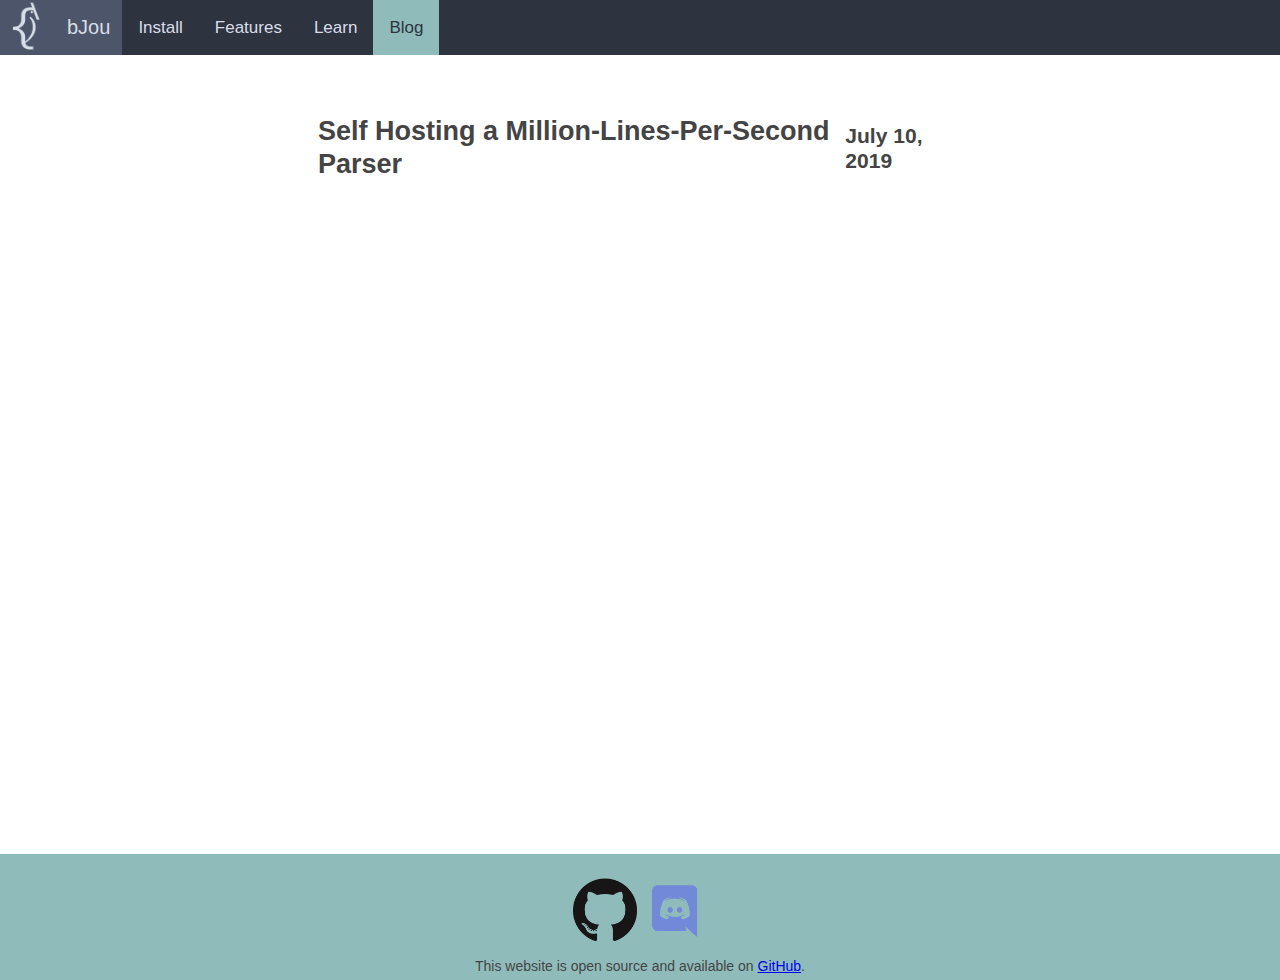
<file: blog.html>
<!DOCTYPE html>
<html>
    <head>
        <meta charset="utf-8">
        <meta name="viewport" content="width=device-width, initial-scale=1">
        <title>bJou</title>
        <link rel="stylesheet" href="styles/basic.css">
        <link rel="stylesheet" href="styles/source_code.css">
    </head>

<div class="topnav">
    <a href="index.html" class="logo_a" id="logo_link"><img class="logo" src="images/logo_white.png"/><span class="logo_text">bJou</span></a>
    <span id="navlinks">
    <a href="install.html" class="nav_a">Install</a>
    <a href="features.html" class="nav_a">Features</a>
    <a href="learn.html" class="nav_a">Learn</a>
    <a href="blog.html" class="nav_a active">Blog</a>
    </span>
</div>

<body>
    <table style="width:100%">
        <tr>
            <td><h2><a style="color: #444; text-decoration: none" href="blog/7-10-2019-self-hosting-a-million-lines-per-second-parser/7-10-2019-self-hosting-a-million-lines-per-second-parser.html">Self Hosting a Million-Lines-Per-Second Parser</a></h2></td>
            <td><h3 style="float:right">July 10, 2019</h3></td>
        </tr>
    </table>
</body>
<footer>
    <ul>
        <li><a href="https://www.github.com/kammerdienerb/bJou" target="_blank"><img src="images/GitHub-Mark-120px-plus.png"/></a></li>
        <li><a href="https://discord.gg/ZuDqxb8" target="_blank"><img src="images/Discord-Logo-Color.png"/></a></li>
    </ul>
    <span class="foot_txt">This website is open source and available on <a href="https://www.github.com/kammerdienerb/kammerdienerb.github.io" target="_blank">GitHub</a>.</span>
</footer>
</html>
</file>
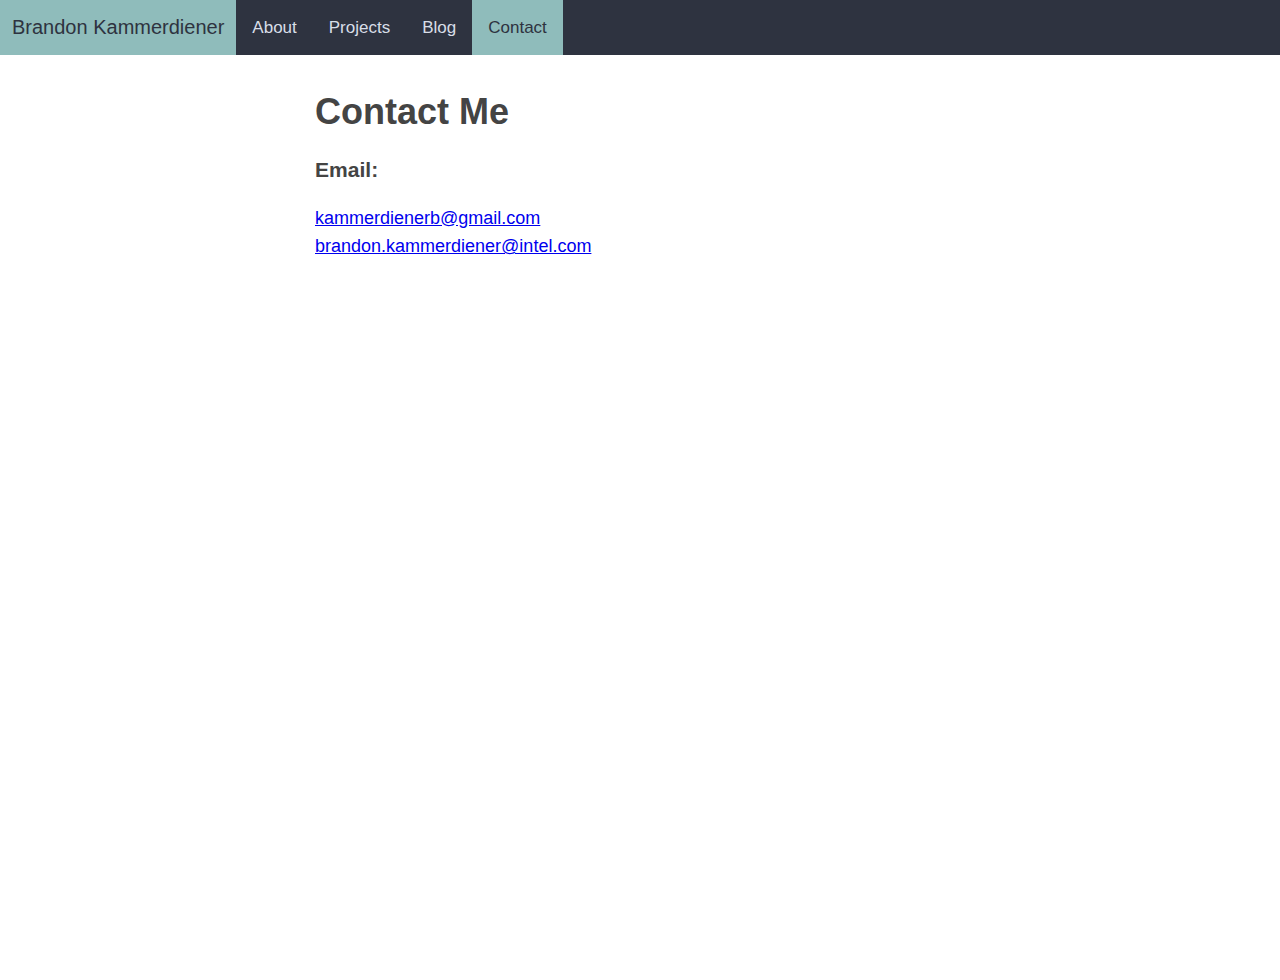
<file: contact.html>
<!DOCTYPE html>
<html>

<head>
        <meta charset="utf-8">
        <meta name="viewport" content="width=device-width, initial-scale=1">
        <title>Brandon Kammerdiener</title>
        <link rel="stylesheet" href="styles/basic.css">
        <link rel="stylesheet" href="styles/source_code.css">
    </head>

<div class="topnav">
    <a href="index.html" class="active logo_a" id="logo_link"><span class="logo_text active">Brandon Kammerdiener</span></a>
    <span id="navlinks">
    <a href="index.html" class="nav_a">About</a>
    <a href="projects.html" class="nav_a">Projects</a>
    <a href="blog.html" class="nav_a">Blog</a>
    <a href="contact.html" class="nav_a active">Contact</a>
    </span>
</div>

<body>
<h1>Contact Me</h1>
<h3>Email:</h3>
<p>
    <a href="mailto:kammerdienerb@gmail.com">kammerdienerb@gmail.com</a>
    <br/>
    <a href="mailto:brandon.kammerdiener@intel.com">brandon.kammerdiener@intel.com</a>
</p>

</body>

</html>
</file>
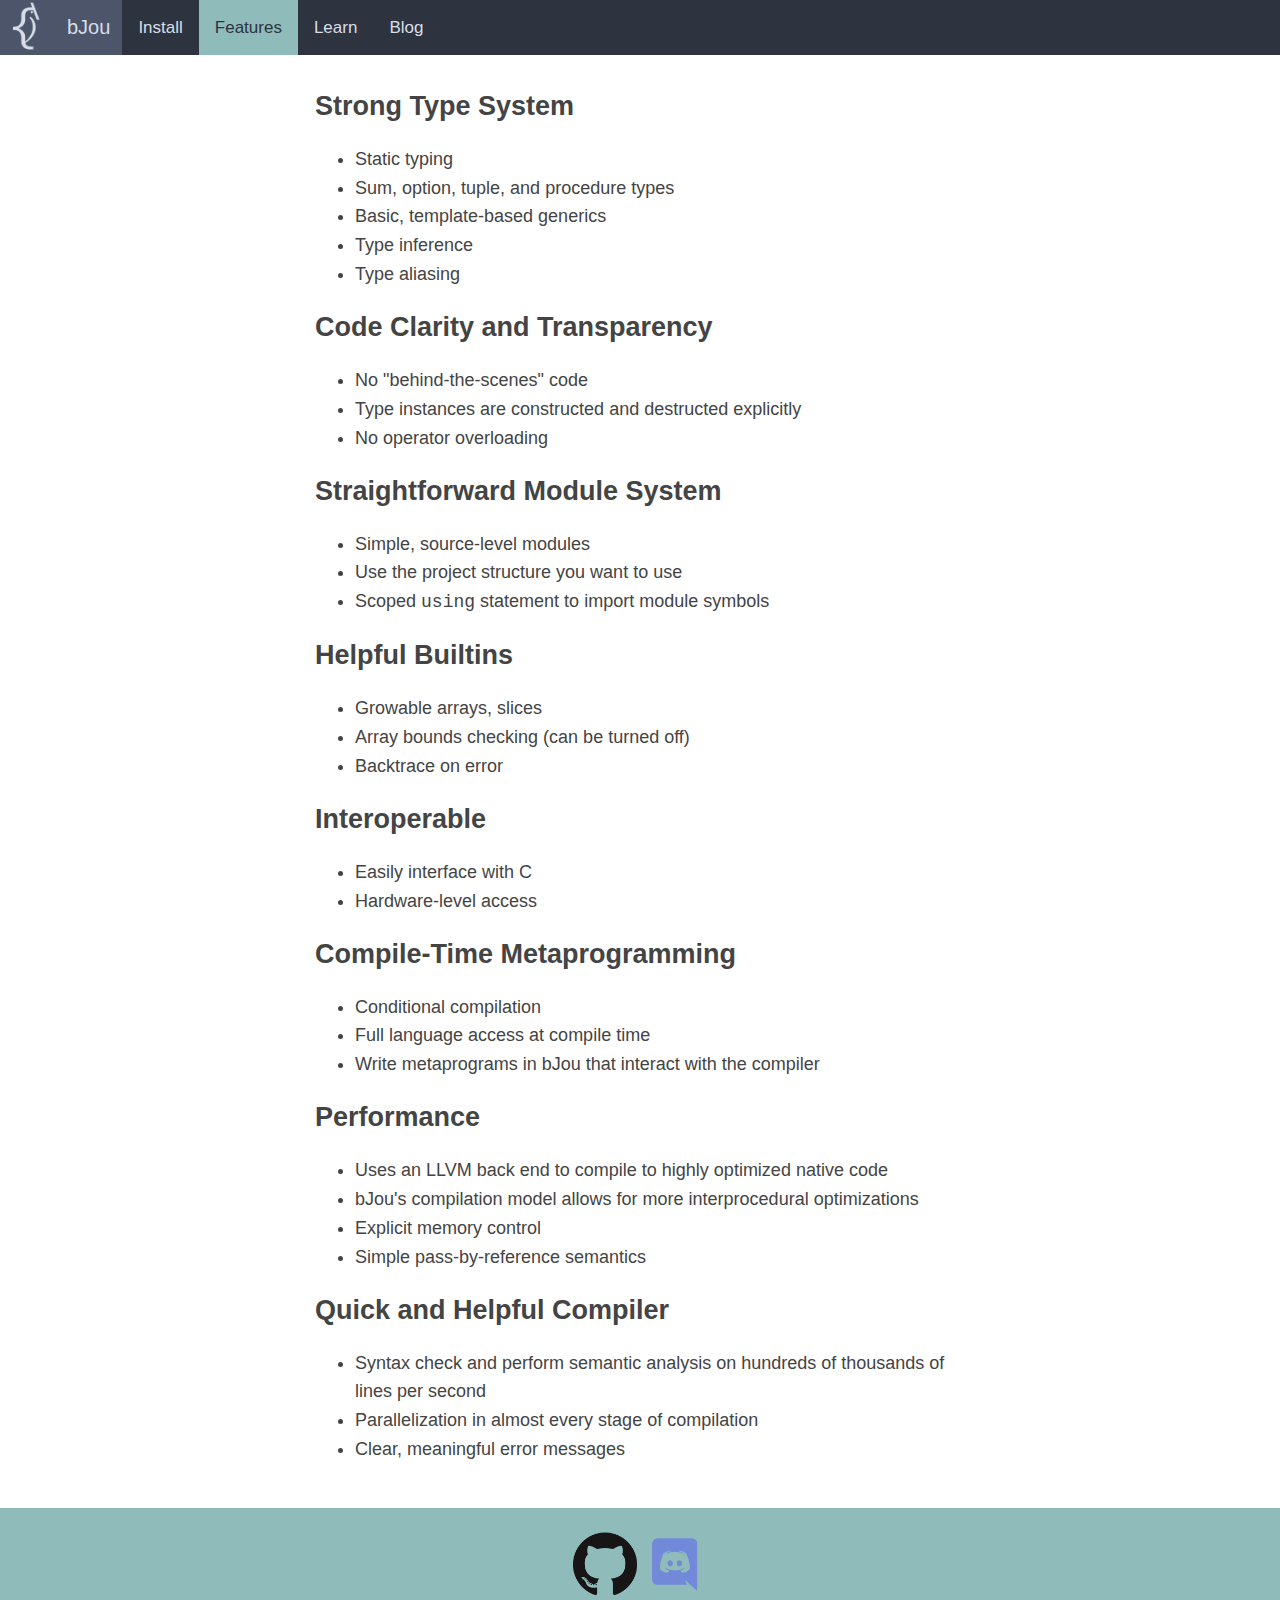
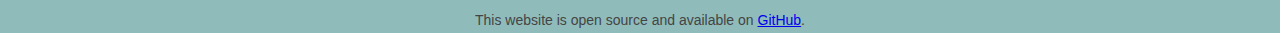
<file: features.html>
<!DOCTYPE html>
<html>
    <head>
        <meta charset="utf-8">
        <meta name="viewport" content="width=device-width, initial-scale=1">
        <title>bJou</title>
        <link rel="stylesheet" href="styles/basic.css">
        <link rel="stylesheet" href="styles/source_code.css">
    </head>

<div class="topnav">
    <a href="index.html" class="logo_a" id="logo_link"><img class="logo" src="images/logo_white.png"/><span class="logo_text">bJou</span></a>
    <span id="navlinks">
    <a href="install.html" class="nav_a">Install</a>
    <a href="features.html" class="nav_a active">Features</a>
    <a href="learn.html" class="nav_a">Learn</a>
    <a href="blog.html" class="nav_a">Blog</a>
    </span>
</div>

<body>
    <h2>Strong Type System</h2>
    <ul>
        <li>Static typing</li>
        <li>Sum, option, tuple, and procedure types</li>
        <li>Basic, template-based generics</li>
        <li>Type inference</li>
        <li>Type aliasing</li>
    </ul>
    <h2>Code Clarity and Transparency</h2>
    <ul>
        <li>No "behind-the-scenes" code</li>
        <li>Type instances are constructed and destructed explicitly</li>
        <li>No operator overloading</li>
    </ul>
    <h2>Straightforward Module System</h2>
    <ul>
        <li>Simple, source-level modules</li>
        <li>Use the project structure you want to use</li>
        <li>Scoped <code>using</code> statement to import module symbols</li>
    </ul>
    <h2>Helpful Builtins</h2>
    <ul>
        <li>Growable arrays, slices</li>
        <li>Array bounds checking (can be turned off)</li>
        <li>Backtrace on error</li>
    </ul>
    <h2>Interoperable</h2>
    <ul>
        <li>Easily interface with C</li>
        <li>Hardware-level access</li>
    </ul>
    <h2>Compile-Time Metaprogramming</h2>
    <ul>
        <li>Conditional compilation</li>
        <li>Full language access at compile time</li>
        <li>Write metaprograms in bJou that interact with the compiler</li>
    </ul>
    <h2>Performance</h2>
    <ul>
        <li>Uses an LLVM back end to compile to highly optimized native code</li>
        <li>bJou's compilation model allows for more interprocedural optimizations</li>
        <li>Explicit memory control</li>
        <li>Simple pass-by-reference semantics</li>
    </ul>
    <h2>Quick and Helpful Compiler</h2>
    <ul>
        <li>Syntax check and perform semantic analysis on hundreds of thousands of lines per second</li>
        <li>Parallelization in almost every stage of compilation</li>
        <li>Clear, meaningful error messages</li>
    </ul>
</body>
<footer>
    <ul>
        <li><a href="https://www.github.com/kammerdienerb/bJou" target="_blank"><img src="images/GitHub-Mark-120px-plus.png"/></a></li>
        <li><a href="https://discord.gg/ZuDqxb8" target="_blank"><img src="images/Discord-Logo-Color.png"/></a></li>
    </ul>
    <span class="foot_txt">This website is open source and available on <a href="https://www.github.com/kammerdienerb/kammerdienerb.github.io" target="_blank">GitHub</a>.</span>
</footer>
</html>
</file>
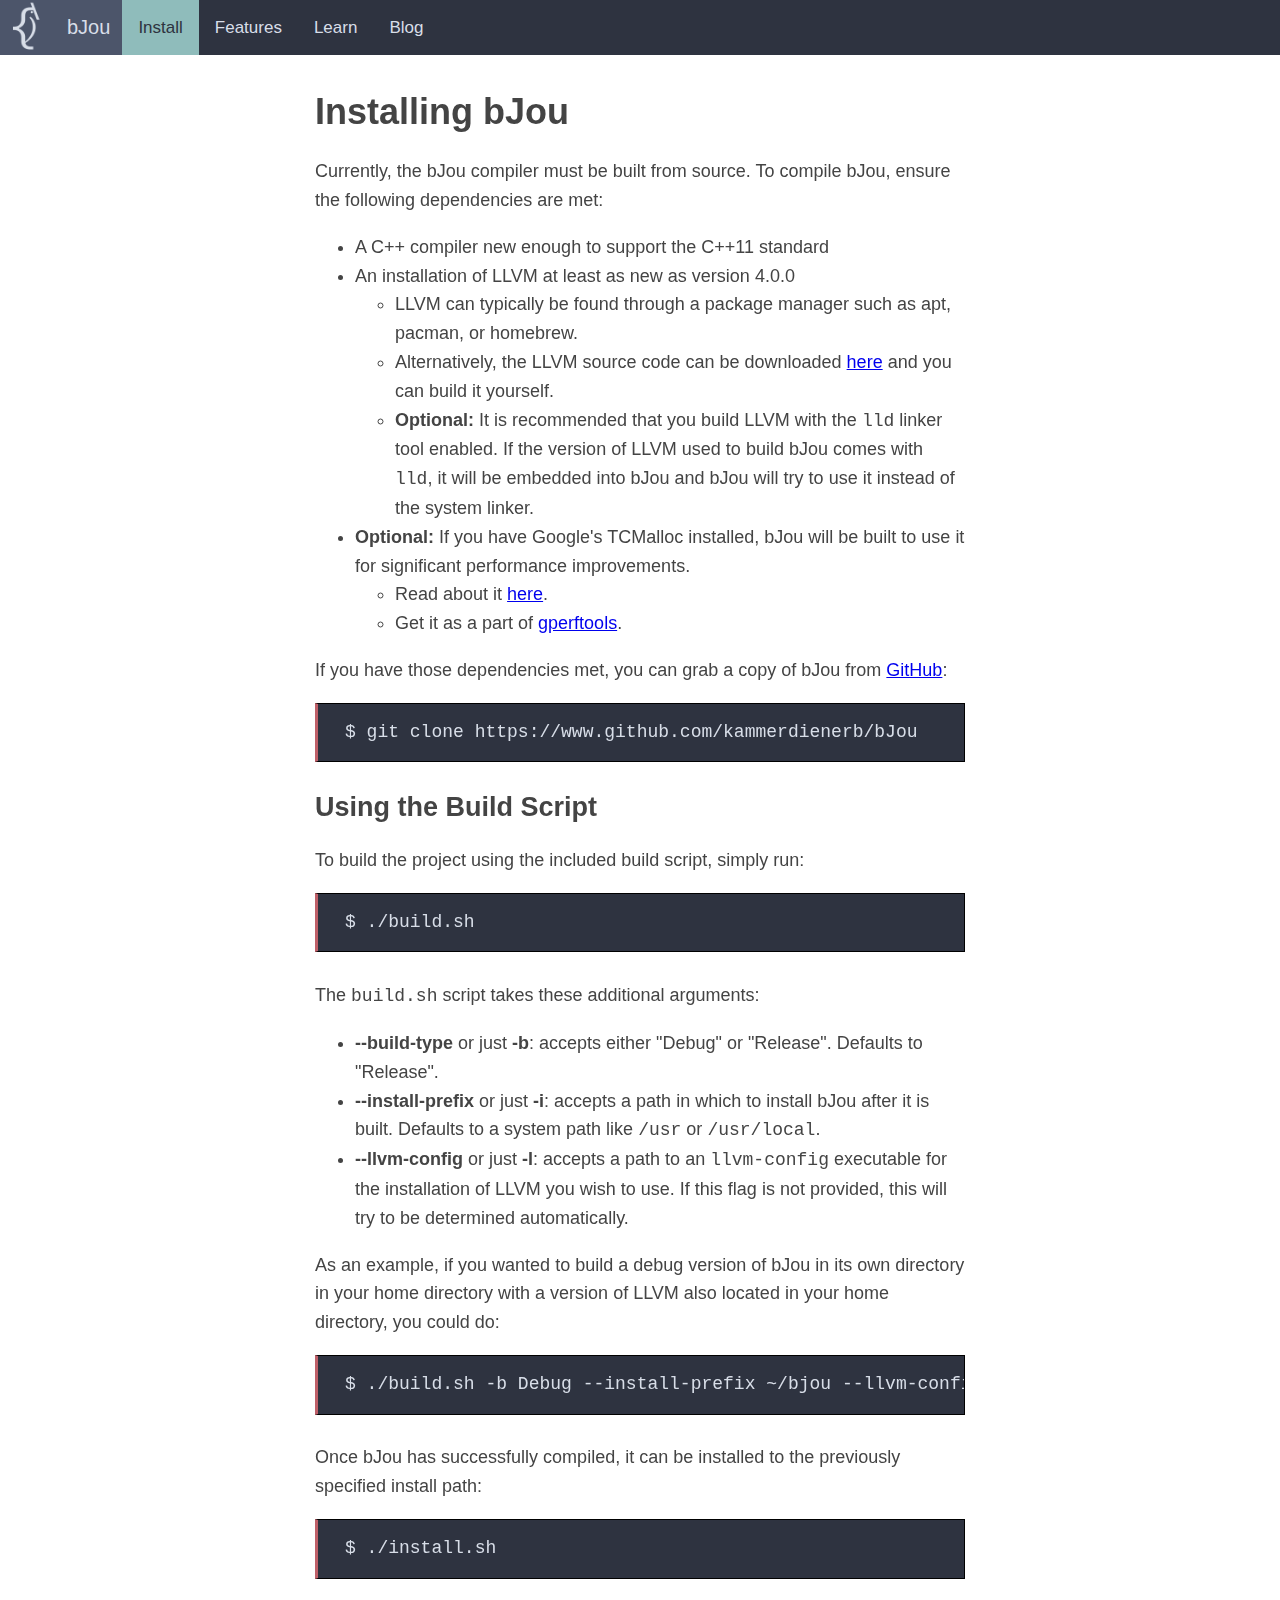
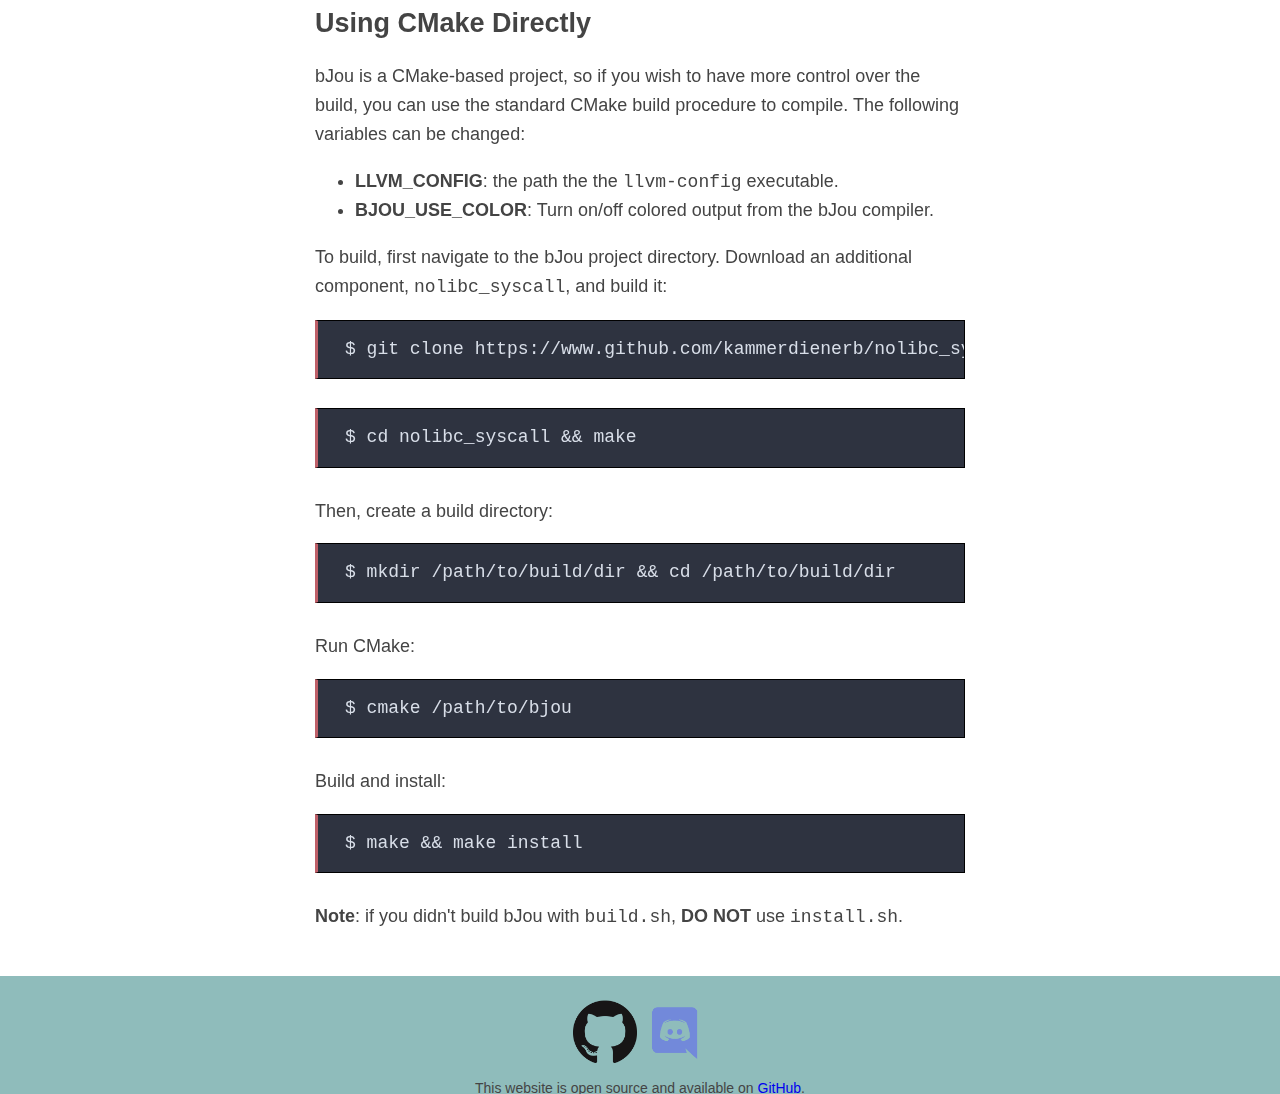
<file: install.html>
<!DOCTYPE html>
<html>
    <head>
        <meta charset="utf-8">
        <meta name="viewport" content="width=device-width, initial-scale=1">
        <title>bJou</title>
        <link rel="stylesheet" href="styles/basic.css">
        <link rel="stylesheet" href="styles/source_code.css">
    </head>

<div class="topnav">
    <a href="index.html" class="logo_a" id="logo_link"><img class="logo" src="images/logo_white.png"/><span class="logo_text">bJou</span></a>
    <span id="navlinks">
    <a href="install.html" class="nav_a active">Install</a>
    <a href="features.html" class="nav_a">Features</a>
    <a href="learn.html" class="nav_a">Learn</a>
    <a href="blog.html" class="nav_a">Blog</a>
    </span>
</div>

<body>
<header>
    <h1>Installing bJou</h1>
</header>
<p>
Currently, the bJou compiler must be built from source. To compile bJou, ensure the following dependencies are met:
<ul>
    <li>A C++ compiler new enough to support the C++11 standard</li>
    <li>An installation of LLVM at least as new as version 4.0.0</li>
    <ul>
        <li>LLVM can typically be found through a package manager such as apt, pacman, or homebrew.</li>
        <li>Alternatively, the LLVM source code can be downloaded <a href="http://releases.llvm.org" target="_blank">here</a> and you can build it yourself.</li>
        <li><strong>Optional:</strong> It is recommended that you build LLVM with the <code>lld</code> linker tool enabled. If the version of LLVM used to build bJou comes with <code>lld</code>, it will be embedded into bJou and bJou will try to use it instead of the system linker.</li>
    </ul>
    <li><strong>Optional: </strong>If you have Google's TCMalloc installed, bJou will be built to use it for significant performance improvements.
        <ul>
            <li>Read about it <a href="http://goog-perftools.sourceforge.net/doc/tcmalloc.html" target="_blank">here</a>.</li>
            <li>Get it as a part of <a href="https://github.com/gperftools/gperftools" target="_blank">gperftools</a>.</li>
        </ul>
    </li>
</ul>
If you have those dependencies met, you can grab a copy of bJou from <a href="https://www.github.com/kammerdienerb/bJou" target="_blank">GitHub</a>:
</p>
<pre class="inline_code">
<span class="sl"><span class="prompt">$ </span>git clone https://www.github.com/kammerdienerb/bJou</span>
</pre>
<h2>Using the Build Script</h2>
<p>
To build the project using the included build script, simply run:
</p>
<pre class="inline_code">
<span class="sl"><span class="prompt">$ </span>./build.sh</span>
</pre>
<p>
The <code>build.sh</code> script takes these additional arguments:
    <ul>
        <li><strong>--build-type</strong> or just <strong>-b</strong>: accepts either "Debug" or "Release". Defaults to "Release".</li>
        <li><strong>--install-prefix</strong> or just <strong>-i</strong>: accepts a path in which to install bJou after it is built. Defaults to a system path like <code>/usr</code> or <code>/usr/local</code>.</li>
        <li><strong>--llvm-config</strong> or just <strong>-l</strong>: accepts a path to an <code>llvm-config</code> executable for the installation of LLVM you wish to use. If this flag is not provided, this will try to be determined automatically.</li>
    </ul>
As an example, if you wanted to build a debug version of bJou in its own directory in your home directory with a version of LLVM also located in your home directory, you could do:
</p>
<pre class="inline_code">
<span class="sl"><span class="prompt">$ </span>./build.sh -b Debug --install-prefix ~/bjou --llvm-config ~/llvm/bin/llvm-config</span>
</pre>
<p>
Once bJou has successfully compiled, it can be installed to the previously specified install path:
</p>
<pre class="inline_code">
<span class="sl"><span class="prompt">$ </span>./install.sh</span>
</pre>
<h2>Using CMake Directly</h2>
<p>
bJou is a CMake-based project, so if you wish to have more control over the build, you can use the standard CMake build procedure to compile.
The following variables can be changed:
    <ul>
        <li><strong>LLVM_CONFIG</strong>: the path the the <code>llvm-config</code> executable.</li>
        <li><strong>BJOU_USE_COLOR</strong>: Turn on/off colored output from the bJou compiler.</li>
    </ul>
To build, first navigate to the bJou project directory.
Download an additional component, <code>nolibc_syscall</code>, and build it:
<pre class="inline_code">
<span class="sl"><span class="prompt">$ </span>git clone https://www.github.com/kammerdienerb/nolibc_syscall</span>
</pre>
<pre class="inline_code">
<span class="sl"><span class="prompt">$ </span>cd nolibc_syscall && make</span>
</pre>
Then, create a build directory:
<pre class="inline_code">
<span class="sl"><span class="prompt">$ </span>mkdir /path/to/build/dir &amp;&amp; cd /path/to/build/dir</span>
</pre>
Run CMake:
<pre class="inline_code">
<span class="sl"><span class="prompt">$ </span>cmake /path/to/bjou</span>
</pre>
Build and install:
<pre class="inline_code">
<span class="sl"><span class="prompt">$ </span>make &amp;&amp; make install</span>
</pre>
<strong>Note</strong>: if you didn't build bJou with <code>build.sh</code>, <strong>DO NOT</strong> use <code>install.sh</code>.
</p>
</body>
<footer>
    <ul>
        <li><a href="https://www.github.com/kammerdienerb/bJou" target="_blank"><img src="images/GitHub-Mark-120px-plus.png"/></a></li>
        <li><a href="https://discord.gg/ZuDqxb8" target="_blank"><img src="images/Discord-Logo-Color.png"/></a></li>
    </ul>
    <span class="foot_txt">This website is open source and available on <a href="https://www.github.com/kammerdienerb/kammerdienerb.github.io" target="_blank">GitHub</a>.</span>
</footer>
</html>
</file>
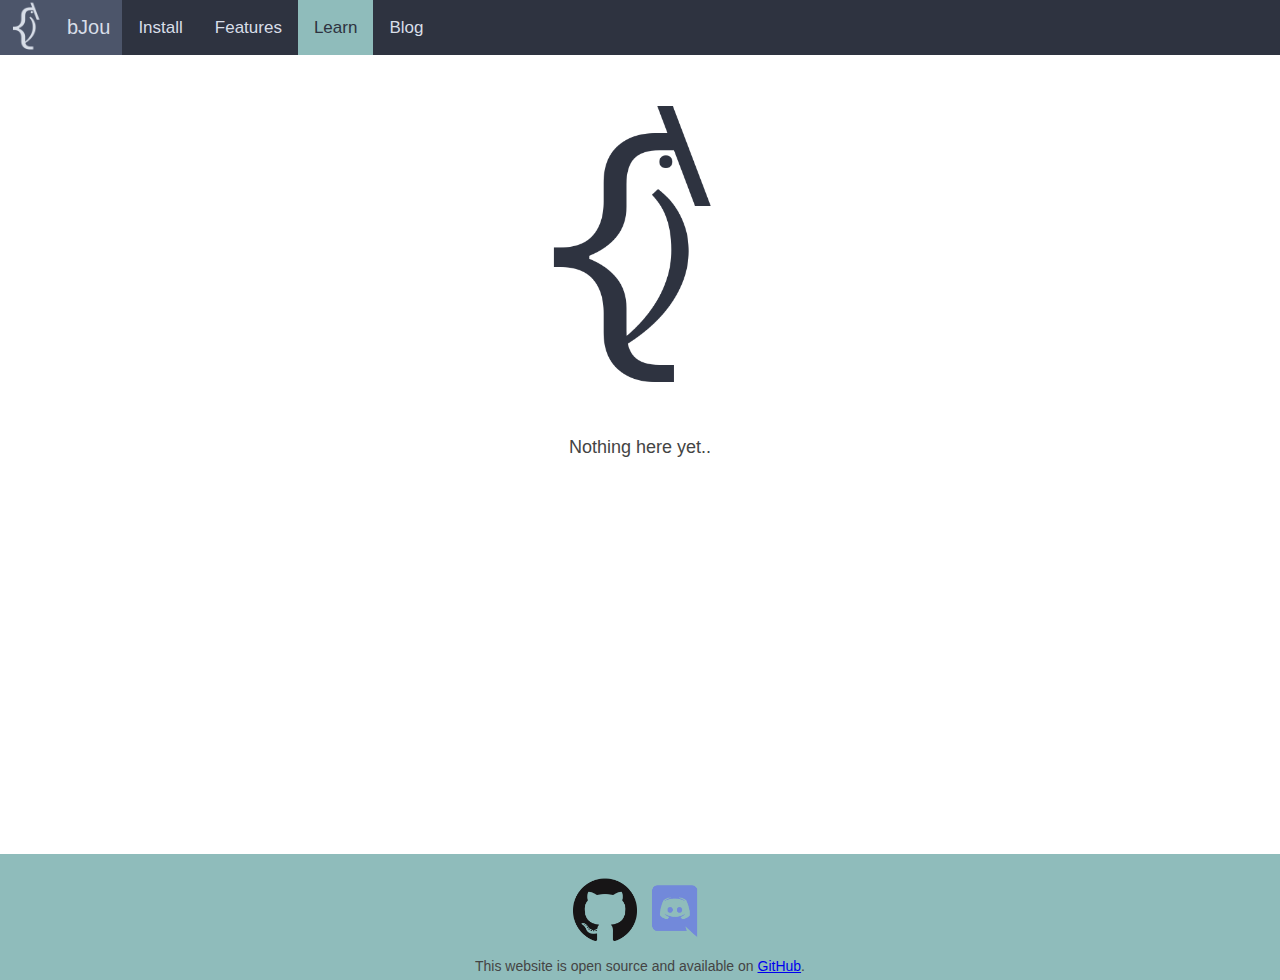
<file: learn.html>
<!DOCTYPE html>
<html>
    <head>
        <meta charset="utf-8">
        <meta name="viewport" content="width=device-width, initial-scale=1">
        <title>bJou</title>
        <link rel="stylesheet" href="styles/basic.css">
        <link rel="stylesheet" href="styles/source_code.css">
    </head>

<div class="topnav">
    <a href="index.html" class="logo_a" id="logo_link"><img class="logo" src="images/logo_white.png"/><span class="logo_text">bJou</span></a>
    <span id="navlinks">
    <a href="install.html" class="nav_a">Install</a>
    <a href="features.html" class="nav_a">Features</a>
    <a href="learn.html" class="nav_a active">Learn</a>
    <a href="blog.html" class="nav_a">Blog</a>
    </span>
</div>

<body>
    <img style="display: block; margin-left: auto; margin-right: auto; width: 50%;" src="images/logo_blue.png"></img>
    <p style="text-align: center;">Nothing here yet..</p>
</body>
<footer>
    <ul>
        <li><a href="https://www.github.com/kammerdienerb/bJou" target="_blank"><img src="images/GitHub-Mark-120px-plus.png"/></a></li>
        <li><a href="https://discord.gg/ZuDqxb8" target="_blank"><img src="images/Discord-Logo-Color.png"/></a></li>
    </ul>
    <span class="foot_txt">This website is open source and available on <a href="https://www.github.com/kammerdienerb/kammerdienerb.github.io" target="_blank">GitHub</a>.</span>
</footer>
</html>
</file>
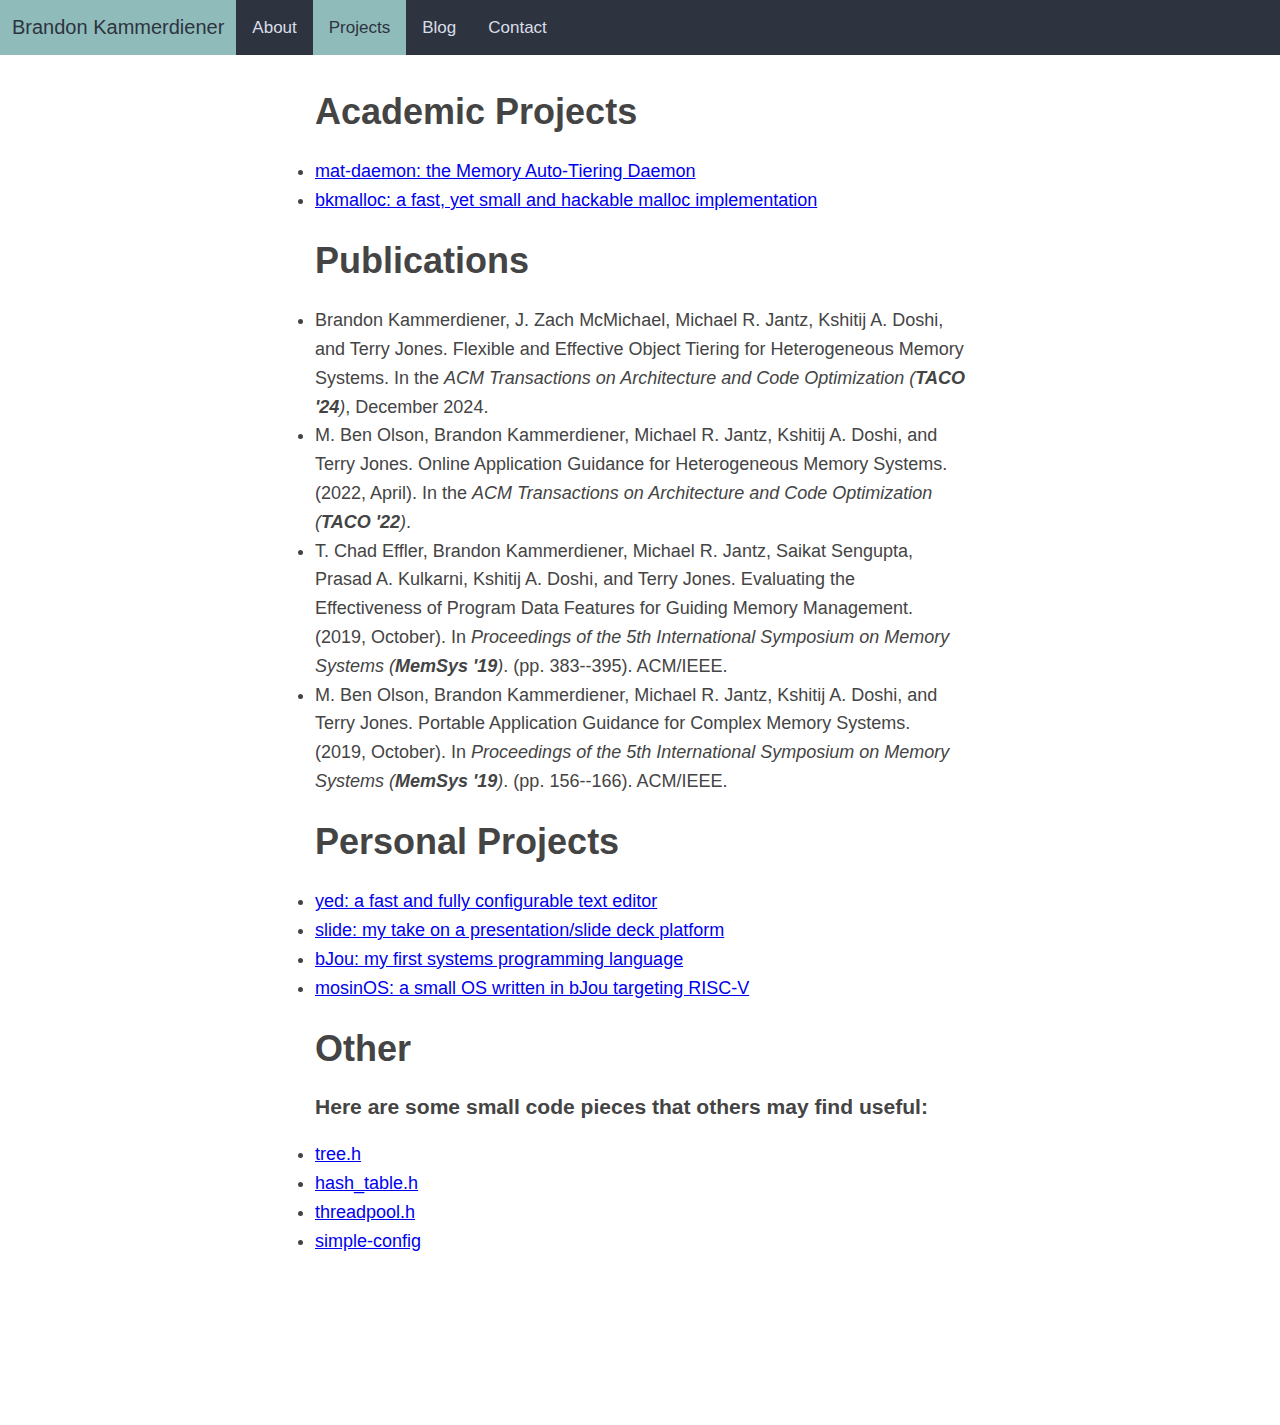
<file: projects.html>
<!DOCTYPE html>
<html>
<head>
        <meta charset="utf-8">
        <meta name="viewport" content="width=device-width, initial-scale=1">
        <title>Brandon Kammerdiener</title>
        <link rel="stylesheet" href="styles/basic.css">
        <link rel="stylesheet" href="styles/source_code.css">
    </head>

<div class="topnav">
    <a href="index.html" class="active logo_a" id="logo_link"><span class="logo_text active">Brandon Kammerdiener</span></a>
    <span id="navlinks">
    <a href="index.html" class="nav_a">About</a>
    <a href="projects.html" class="nav_a active">Projects</a>
    <a href="blog.html" class="nav_a">Blog</a>
    <a href="contact.html" class="nav_a">Contact</a>
    </span>
</div>

<body>

<h1>Academic Projects</h1>
<p>
<li><a href="https://www.gitlab.com/bkammerd/mat-daemon" target="_blank">mat-daemon: the Memory Auto-Tiering Daemon</a></li>
<li><a href="https://www.github.com/kammerdienerb/bkmalloc" target="_blank">bkmalloc: a fast, yet small and hackable malloc implementation</a></li>
</p>

<h1>Publications</h1>
<p>
<li>Brandon Kammerdiener, J. Zach McMichael, Michael R. Jantz, Kshitij A. Doshi, and Terry Jones. Flexible and Effective Object Tiering for Heterogeneous Memory Systems.
In the <i>ACM Transactions on Architecture and Code Optimization (<b>TACO '24</b>)</i>, December 2024.
</li>
<li>M. Ben Olson, Brandon Kammerdiener, Michael R. Jantz, Kshitij A.
Doshi, and Terry Jones. Online Application Guidance for Heterogeneous Memory
Systems. (2022, April). In the <i>ACM Transactions on
Architecture and Code Optimization (<b>TACO '22</b>)</i>.
</li>
<li>T. Chad Effler, Brandon Kammerdiener, Michael R. Jantz, Saikat
Sengupta, Prasad A. Kulkarni, Kshitij A. Doshi, and Terry Jones.
Evaluating the Effectiveness of Program Data Features for Guiding Memory
Management. (2019, October). In <i>Proceedings of the 5th
International Symposium on Memory Systems (<b>MemSys '19</b>)</i>. (pp.
383--395). ACM/IEEE.
</li>
<li>M. Ben Olson, Brandon Kammerdiener, Michael R. Jantz,
Kshitij A. Doshi, and Terry Jones. Portable Application Guidance for
Complex Memory Systems. (2019, October). In <i>Proceedings
of the 5th International Symposium on Memory Systems (<b>MemSys
'19</b>)</i>. (pp. 156--166). ACM/IEEE.
</li>
</p>

<h1>Personal Projects</h1>
<p>
<li><a href="https://your-editor.org" target="_blank">yed: a fast and fully configurable text editor</a></li>
<li><a href="https://www.github.com/kammerdienerb/slide" target="_blank">slide: my take on a presentation/slide deck platform</a></li>
<li><a href="https://www.github.com/kammerdienerb/bjou" target="_blank">bJou: my first systems programming language</a></li>
<li><a href="https://github.com/mosin-men/mosinOS/tree/bjou" target="_blank">mosinOS: a small OS written in bJou targeting RISC-V</a></li>
</p>

<h1>Other</h1>
<h3>Here are some small code pieces that others may find useful:</h3>
<p>
<li><a href="https://www.github.com/kammerdienerb/tree.h" target="_blank">tree.h</a></li>
<li><a href="https://www.github.com/kammerdienerb/hash_table.h" target="_blank">hash_table.h</a></li>
<li><a href="https://www.github.com/kammerdienerb/threadpool.h" target="_blank">threadpool.h</a></li>
<li><a href="https://www.github.com/kammerdienerb/simple-config" target="_blank">simple-config</a></li>
</p>

</body>
</html>
</file>
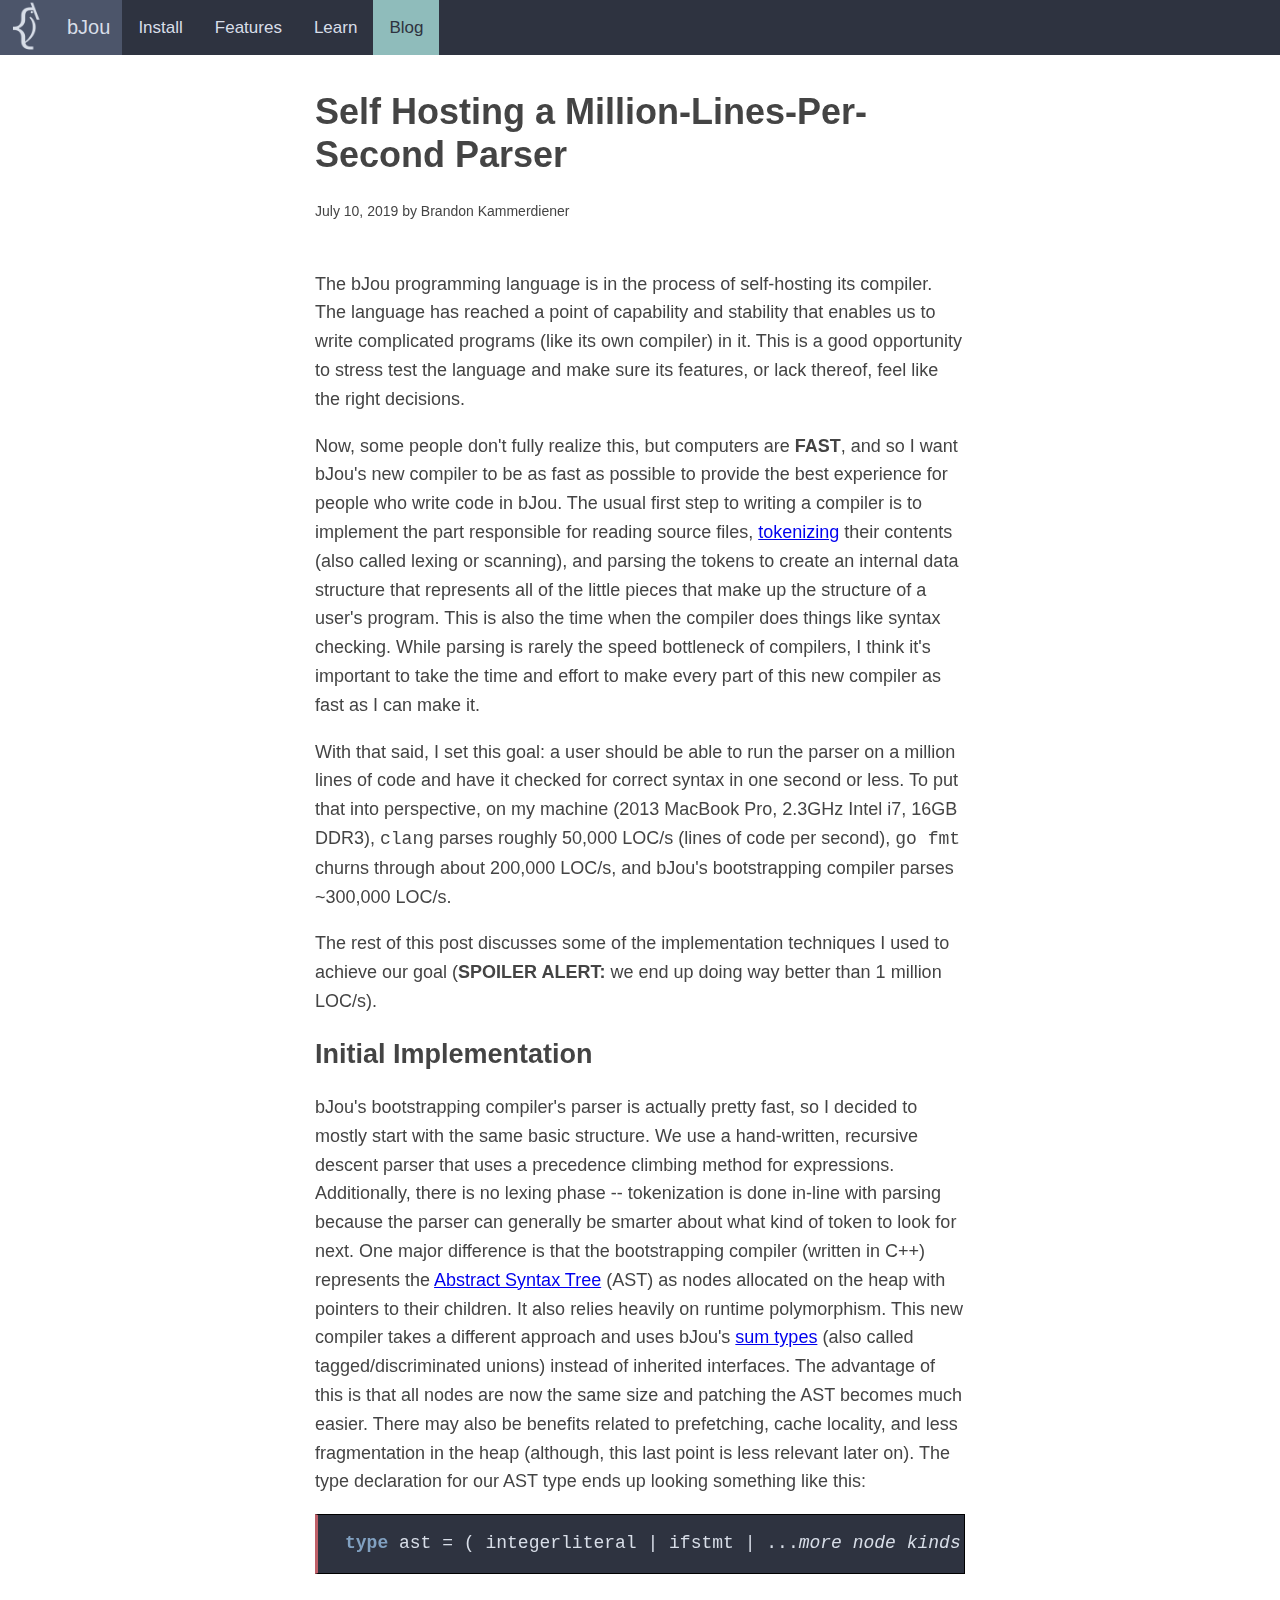
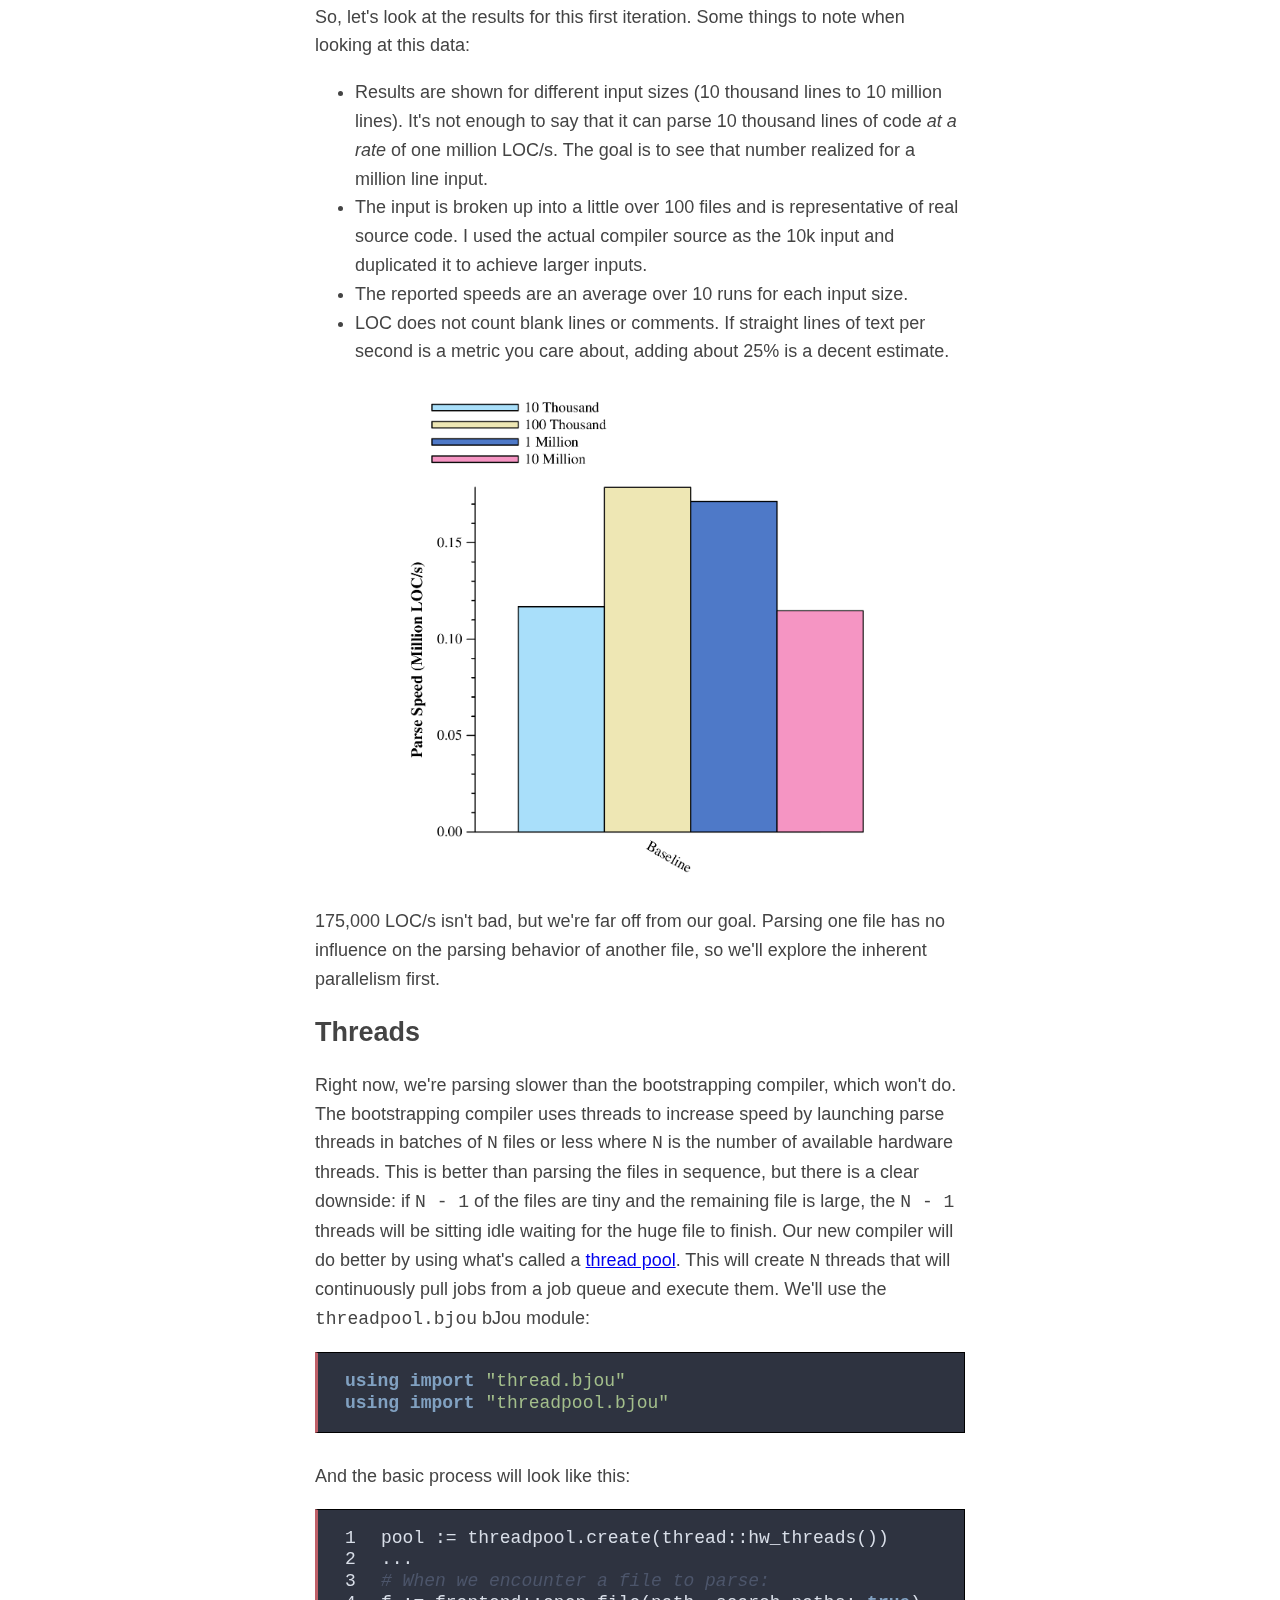
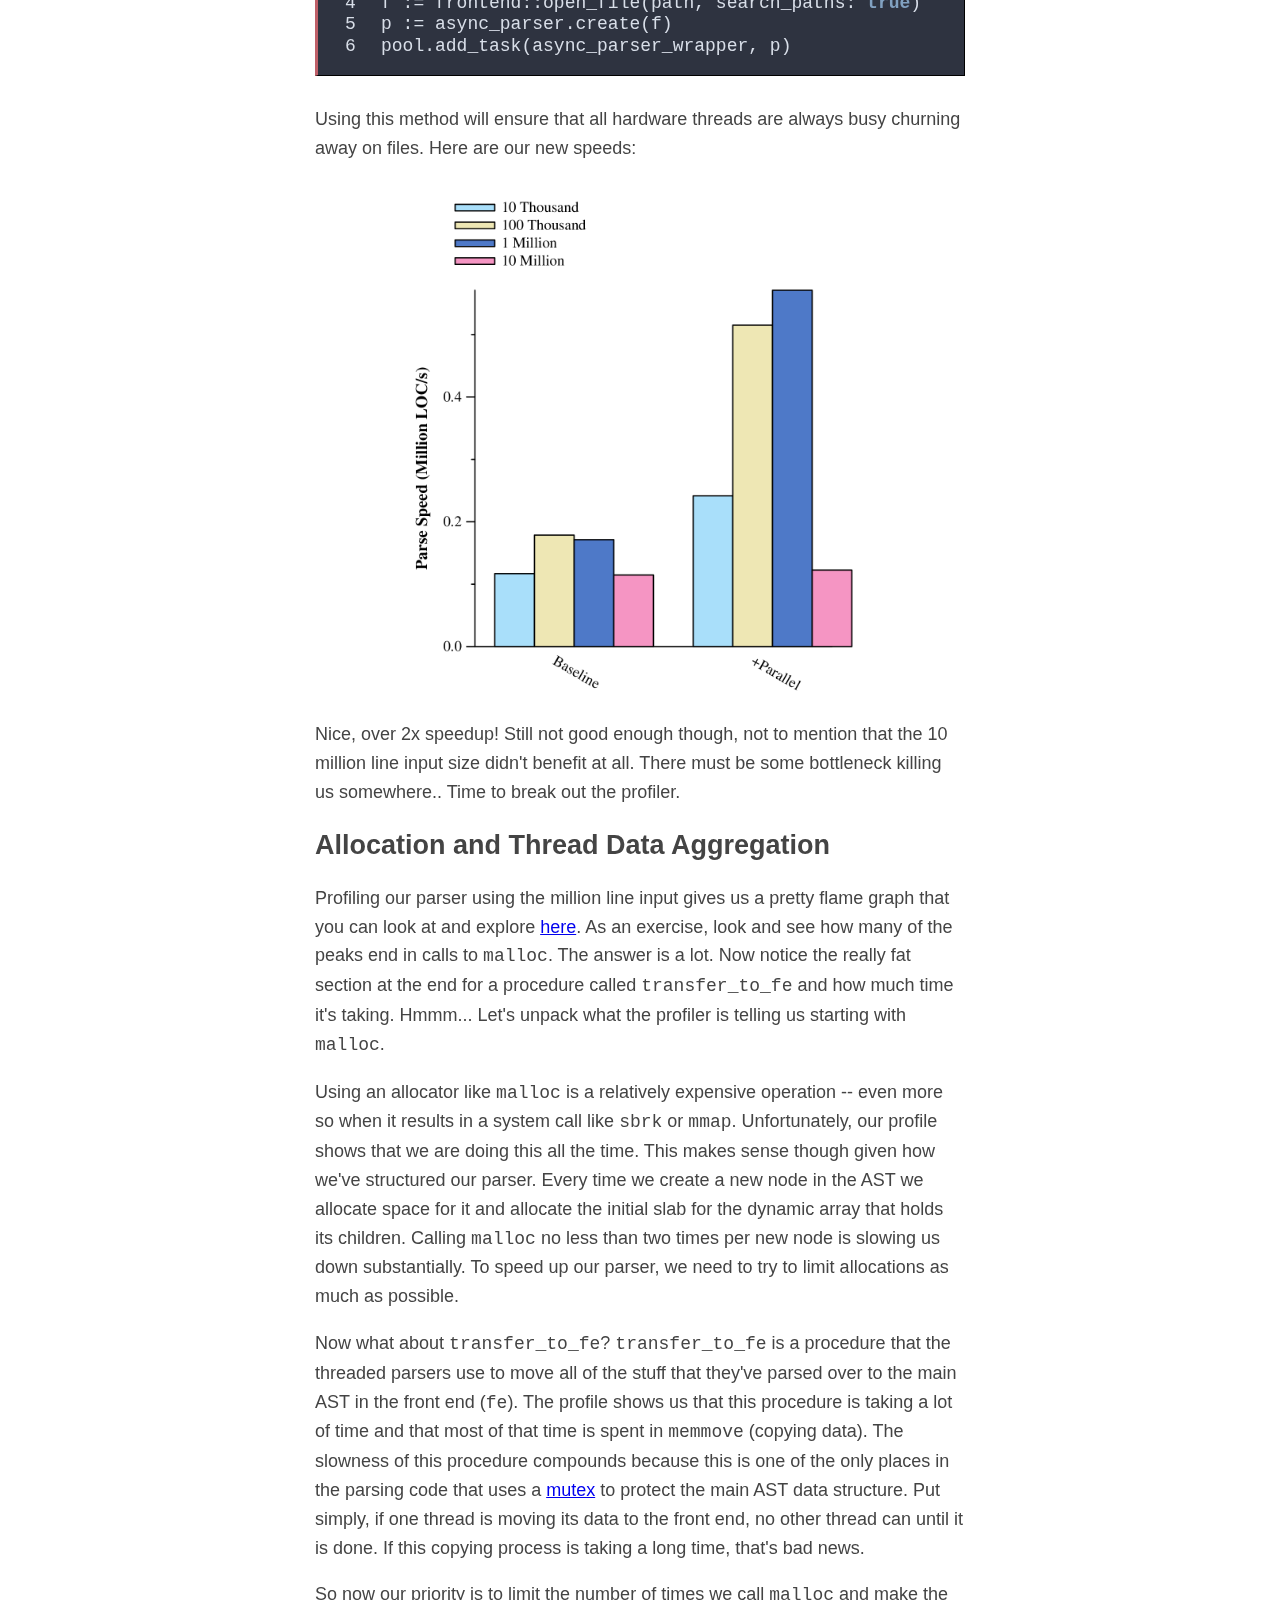
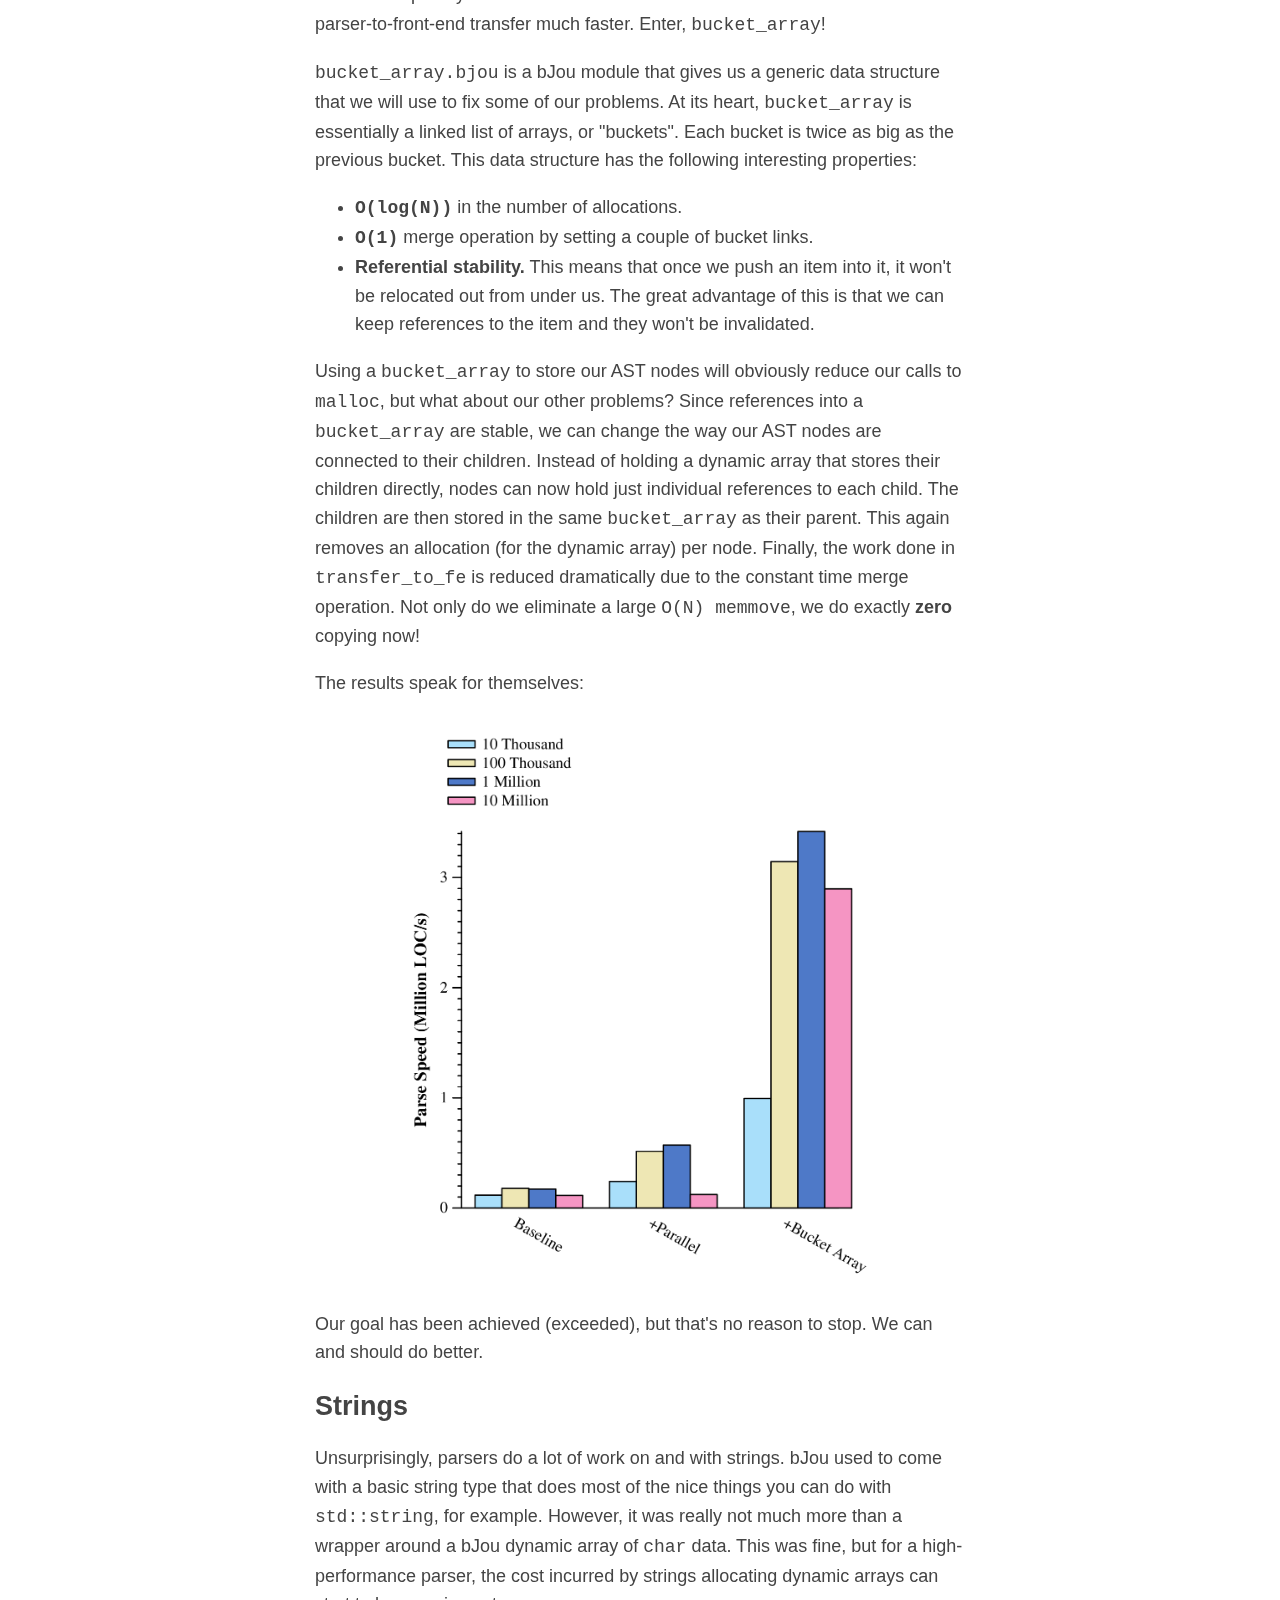
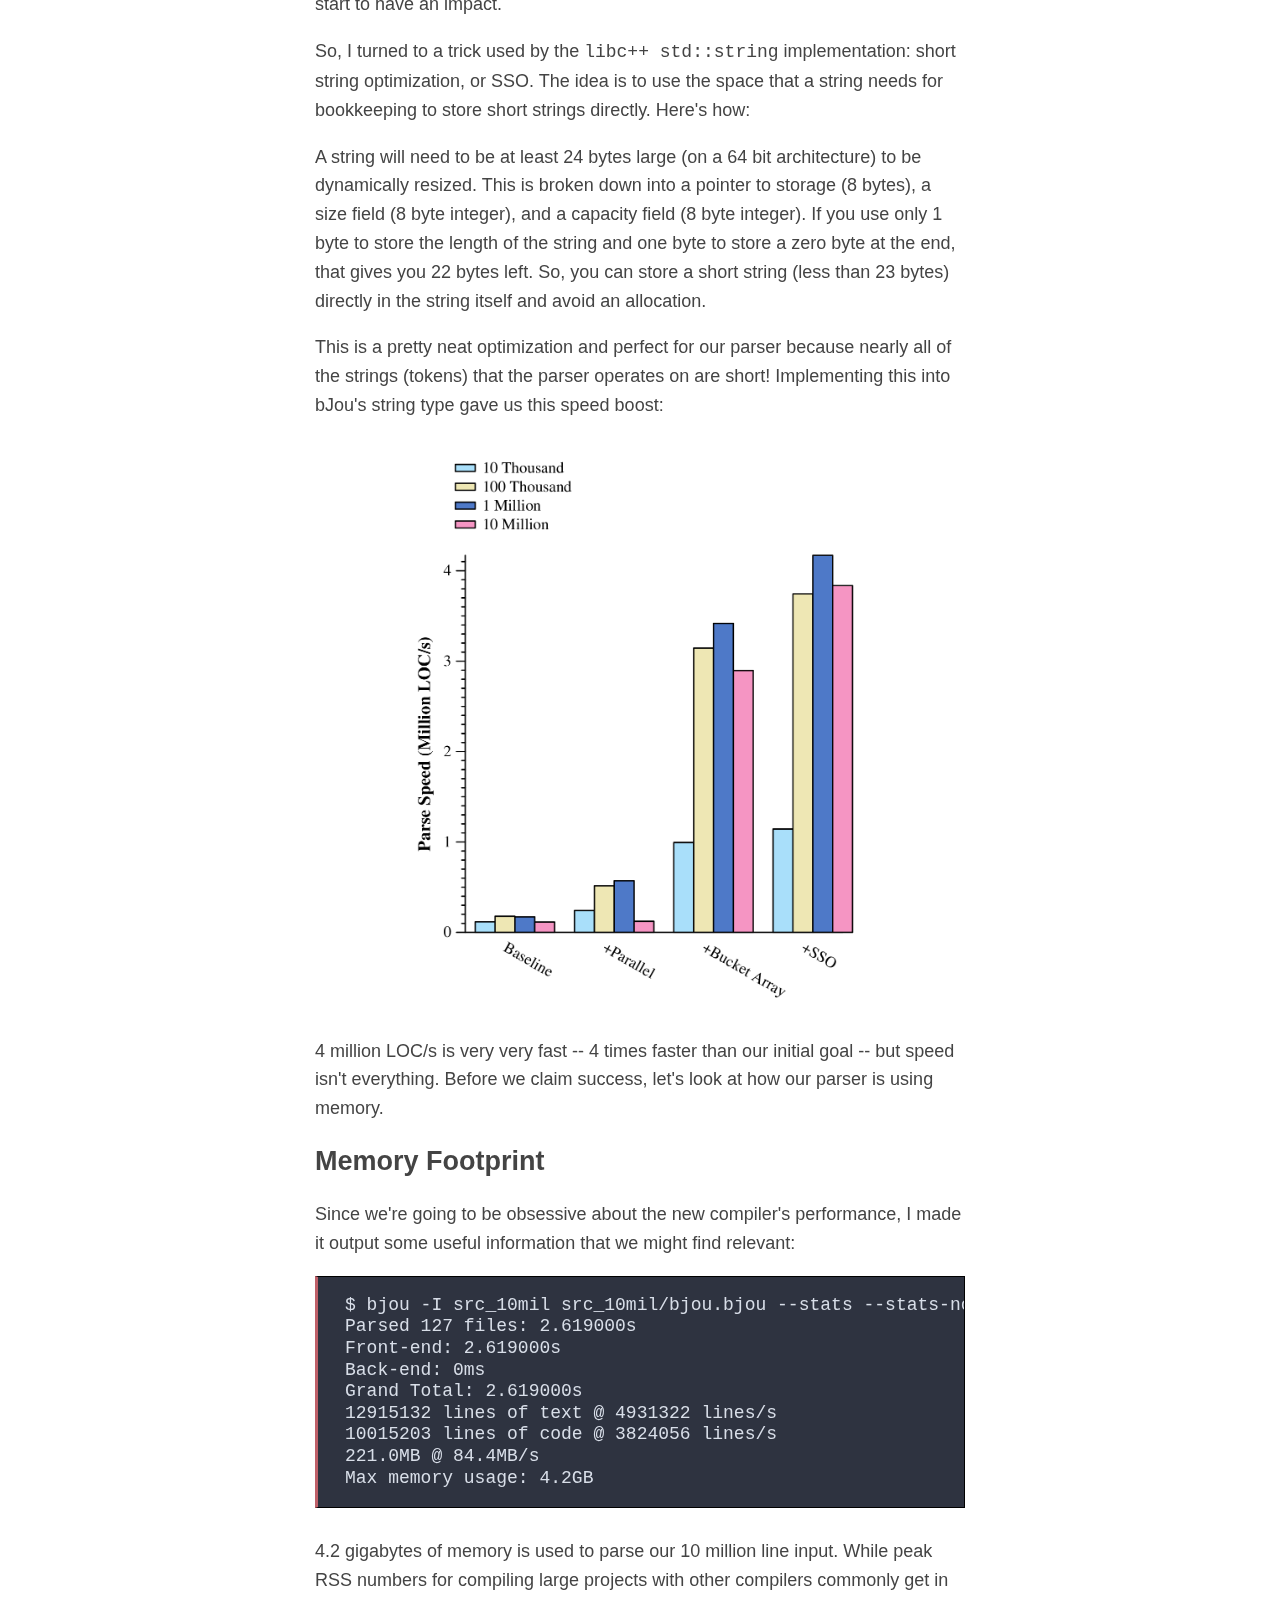
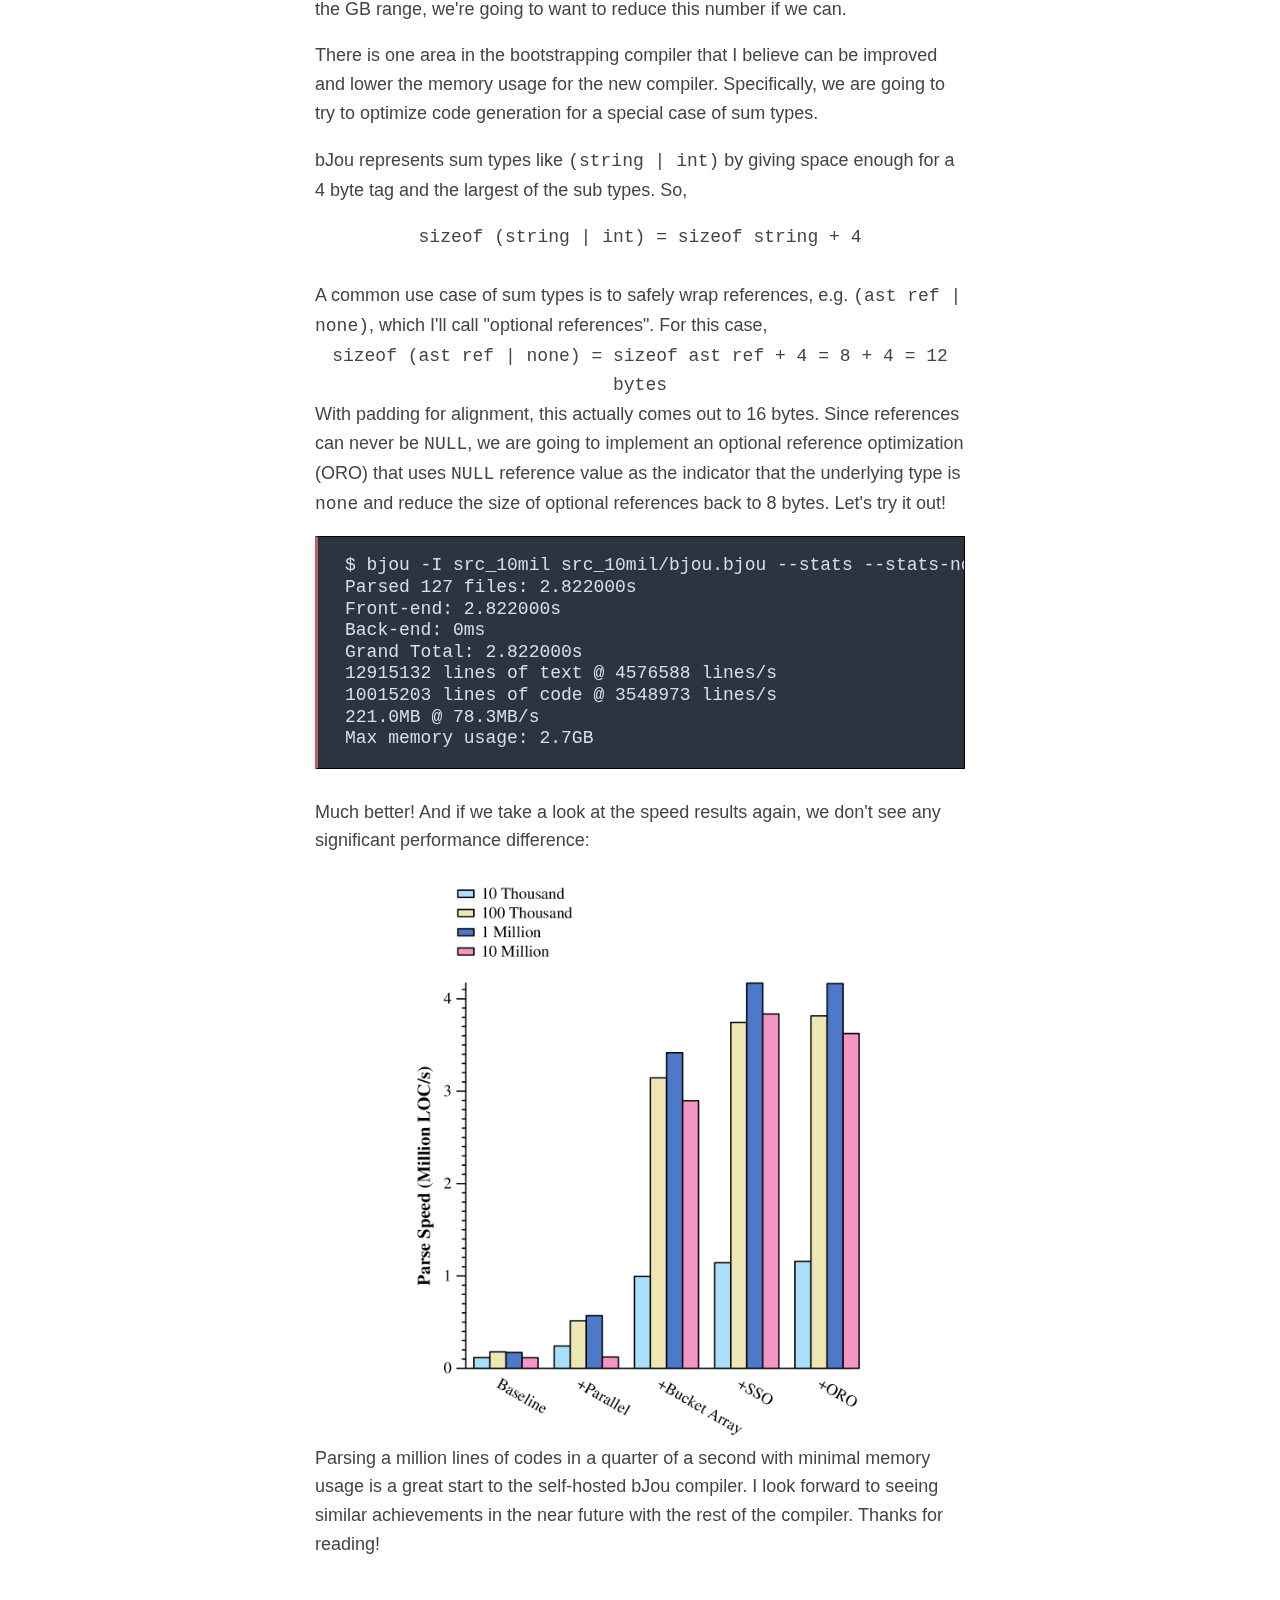
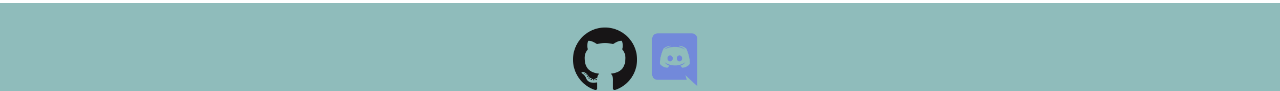
<file: blog/7-10-2019-self-hosting-a-million-lines-per-second-parser/7-10-2019-self-hosting-a-million-lines-per-second-parser.html>
<!DOCTYPE html>
<html>
    <head>
        <meta charset="utf-8">
        <meta name="viewport" content="width=device-width, initial-scale=1">
        <title>bJou</title>
        <link rel="stylesheet" href="../../styles/basic.css">
        <link rel="stylesheet" href="../../styles/source_code.css">
    </head>

<div class="topnav">
    <a href="../../index.html" class="logo_a" id="logo_link"><img class="logo" src="../../images/logo_white.png"/><span class="logo_text">bJou</span></a>
    <span id="navlinks">
    <a href="../../install.html" class="nav_a">Install</a>
    <a href="../../features.html" class="nav_a">Features</a>
    <a href="../../learn.html" class="nav_a">Learn</a>
    <a href="../../blog.html" class="nav_a active">Blog</a>
    </span>
</div>

<body>

<h1>Self Hosting a Million-Lines-Per-Second Parser</h1>
    <div style="font-size:14px">July 10, 2019 by Brandon Kammerdiener</div>
    
    </br>

    <p>
        The bJou programming language is in the process of self-hosting its compiler.
        The language has reached a point of capability and stability that enables us to write complicated programs (like its own compiler) in it.
        This is a good opportunity to stress test the language and make sure its features, or lack thereof, feel like the right decisions.
    </p>

    <p>
        Now, some people don't fully realize this, but computers are <b>FAST</b>, and so I want bJou's new compiler to be as fast as possible to provide the best experience for people who write code in bJou.
        The usual first step to writing a compiler is to implement the part responsible for reading source files, <a href=https://en.wikipedia.org/wiki/Lexical_analysis" target="_blank">tokenizing</a> their contents (also called lexing or scanning), and parsing the tokens to create an internal data structure that represents all of the little pieces that make up the structure of a user's program.
        This is also the time when the compiler does things like syntax checking.
        While parsing is rarely the speed bottleneck of compilers, I think it's important to take the time and effort to make every part of this new compiler as fast as I can make it.
    </p>

    <p>
        With that said, I set this goal: a user should be able to run the parser on a million lines of code and have it checked for correct syntax in one second or less.
        To put that into perspective, on my machine (2013 MacBook Pro, 2.3GHz Intel i7, 16GB DDR3), <tt>clang</tt> parses roughly 50,000 LOC/s (lines of code per second), <tt>go fmt</tt> churns through about 200,000 LOC/s, and bJou's bootstrapping compiler parses ~300,000 LOC/s. 
    </p>

    <p>
        The rest of this post discusses some of the implementation techniques I used to achieve our goal (<b>SPOILER ALERT:</b> we end up doing way better than 1 million LOC/s).
    </p>

    <h2>Initial Implementation</h2>
        <p>
            bJou's bootstrapping compiler's parser is actually pretty fast, so I decided to mostly start with the same basic structure.
            We use a hand-written, recursive descent parser that uses a precedence climbing method for expressions.
            Additionally, there is no lexing phase -- tokenization is done in-line with parsing because the parser can generally be smarter about what kind of token to look for next.
            One major difference is that the bootstrapping compiler (written in C++) represents the <a href="https://en.wikipedia.org/wiki/Abstract_syntax_tree" target="_blank">Abstract Syntax Tree</a> (AST) as nodes allocated on the heap with pointers to their children.
            It also relies heavily on runtime polymorphism.
            This new compiler takes a different approach and uses bJou's <a href="https://en.wikipedia.org/wiki/Tagged_union" target="_blank">sum types</a> (also called tagged/discriminated unions) instead of inherited interfaces.
            The advantage of this is that all nodes are now the same size and patching the AST becomes much easier.
            There may also be benefits related to prefetching, cache locality, and less fragmentation in the heap (although, this last point is less relevant later on).
            The type declaration for our AST type ends up looking something like this:
<pre class="inline_code">
<span class="sl"><span class="kw">type</span> ast = ( integerliteral | ifstmt | ...<i>more node kinds here</i>... | procdef )</span>
</pre>
        </p>

        <p>
            So, let's look at the results for this first iteration.
            Some things to note when looking at this data:
            <ul>
                <li>
                    Results are shown for different input sizes (10 thousand lines to 10 million lines).
                    It's not enough to say that it can parse 10 thousand lines of code <i>at a rate</i> of one million LOC/s.
                    The goal is to see that number realized for a million line input.
                </li>
                <li>
                    The input is broken up into a little over 100 files and is representative of real source code.
                    I used the actual compiler source as the 10k input and duplicated it to achieve larger inputs.
                </li>
                <li>
                    The reported speeds are an average over 10 runs for each input size.
                </li>
                <li>
                    LOC does not count blank lines or comments.
                    If straight lines of text per second is a metric you care about, adding about 25% is a decent estimate.
                </li>
            </ul>
        </p>
        
        <img style="display: block; margin-left: auto; margin-right: auto; width: 75%;" src="1.png"></img>

        <p>
            175,000 LOC/s isn't bad, but we're far off from our goal.
            Parsing one file has no influence on the parsing behavior of another file, so we'll explore the inherent parallelism first.
        </p>

    <h2>Threads</h2>
        <p>
            Right now, we're parsing slower than the bootstrapping compiler, which won't do.
            The bootstrapping compiler uses threads to increase speed by launching parse threads in batches of <tt>N</tt> files or less where <tt>N</tt> is the number of available hardware threads.
            This is better than parsing the files in sequence, but there is a clear downside: if <tt>N - 1</tt> of the files are tiny and the remaining file is large, the <tt>N - 1</tt> threads will be sitting idle waiting for the huge file to finish.
            Our new compiler will do better by using what's called a <a href="https://en.wikipedia.org/wiki/Thread_pool" target="_blank">thread pool</a>.
            This will create <tt>N</tt> threads that will continuously pull jobs from a job queue and execute them.
            We'll use the <tt>threadpool.bjou</tt> bJou module:
<pre class="inline_code">
<span class="sl"><span class="kw">using</span> <span class="kw">import</span> <span class="str">"thread.bjou"</span></span>
<span class="sl"><span class="kw">using</span> <span class="kw">import</span> <span class="str">"threadpool.bjou"</span></span>
</pre>
            And the basic process will look like this:
<pre class="inline_code numbered">
<span class="sl">pool := threadpool.create(thread::hw_threads())</span>
<span class="sl">...</span>
<span class="sl"><span class="cmt"># When we encounter a file to parse:</span></span>
<span class="sl">f := frontend::open_file(path, search_paths: <span class="kw">true</span>)</span>
<span class="sl">p := async_parser.create(f)</span>
<span class="sl">pool.add_task(async_parser_wrapper, p)</span>
</pre>
        </p>
        
        <p>
            Using this method will ensure that all hardware threads are always busy churning away on files.
            Here are our new speeds:
        </p>

        <img style="display: block; margin-left: auto; margin-right: auto; width: 75%;" src="2.png"></img>
        
        <p>
            Nice, over 2x speedup!
            Still not good enough though, not to mention that the 10 million line input size didn't benefit at all.
            There must be some bottleneck killing us somewhere..
            Time to break out the profiler.
        </p>

    <h2>Allocation and Thread Data Aggregation</h2>
        <p>
            Profiling our parser using the million line input gives us a pretty flame graph that you can look at and explore <a href="profile.svg" target="_blank">here</a>.
            As an exercise, look and see how many of the peaks end in calls to <tt>malloc</tt>.
            The answer is a lot.
            Now notice the really fat section at the end for a procedure called <tt>transfer_to_fe</tt> and how much time it's taking.
            Hmmm...
            Let's unpack what the profiler is telling us starting with <tt>malloc</tt>.
        </p>
        
        <p>
            Using an allocator like <tt>malloc</tt> is a relatively expensive operation -- even more so when it results in a system call like <tt>sbrk</tt> or <tt>mmap</tt>.
            Unfortunately, our profile shows that we are doing this all the time.
            This makes sense though given how we've structured our parser.
            Every time we create a new node in the AST we allocate space for it and allocate the initial slab for the dynamic array that holds its children.
            Calling <tt>malloc</tt> no less than two times per new node is slowing us down substantially.
            To speed up our parser, we need to try to limit allocations as much as possible.
        </p>

        <p>
            Now what about <tt>transfer_to_fe</tt>?
            <tt>transfer_to_fe</tt> is a procedure that the threaded parsers use to move all of the stuff that they've parsed over to the main AST in the front end (<tt>fe</tt>).
            The profile shows us that this procedure is taking a lot of time and that most of that time is spent in <tt>memmove</tt> (copying data).
            The slowness of this procedure compounds because this is one of the only places in the parsing code that uses a <a href="https://en.wikipedia.org/wiki/Lock_(computer_science)" target="_blank">mutex</a> to protect the main AST data structure.
            Put simply, if one thread is moving its data to the front end, no other thread can until it is done.
            If this copying process is taking a long time, that's bad news.
        </p>

        <p>
            So now our priority is to limit the number of times we call <tt>malloc</tt> and make the parser-to-front-end transfer much faster.
            Enter, <tt>bucket_array</tt>!
        </p>

        <p>
            <tt>bucket_array.bjou</tt> is a bJou module that gives us a generic data structure that we will use to fix some of our problems.
            At its heart, <tt>bucket_array</tt> is essentially a linked list of arrays, or "buckets".
            Each bucket is twice as big as the previous bucket.
            This data structure has the following interesting properties:
            <ul>
                <li>
                    <tt><b>O(log(N))</tt></b> in the number of allocations.
                </li>
                <li>
                    <tt><b>O(1)</tt></b> merge operation by setting a couple of bucket links.
                </li>
                <li>
                    <b>Referential stability.</b>
                    This means that once we push an item into it, it won't be relocated out from under us.
                    The great advantage of this is that we can keep references to the item and they won't be invalidated. 
                </li>
            </ul>

            Using a <tt>bucket_array</tt> to store our AST nodes will obviously reduce our calls to <tt>malloc</tt>, but what about our other problems?
            Since references into a <tt>bucket_array</tt> are stable, we can change the way our AST nodes are connected to their children.
            Instead of holding a dynamic array that stores their children directly, nodes can now hold just individual references to each child.
            The children are then stored in the same <tt>bucket_array</tt> as their parent.
            This again removes an allocation (for the dynamic array) per node.
            Finally, the work done in <tt>transfer_to_fe</tt> is reduced dramatically due to the constant time merge operation.
            Not only do we eliminate a large <tt>O(N) memmove</tt>, we do exactly <b>zero</b> copying now!
        </p>
        
        <p>
            The results speak for themselves:
        </p>
        
        <img style="display: block; margin-left: auto; margin-right: auto; width: 75%;" src="3.png"></img>

        <p>
            Our goal has been achieved (exceeded), but that's no reason to stop.
            We can and should do better.
        </p>

    <h2>Strings</h2>
        <p>
            Unsurprisingly, parsers do a lot of work on and with strings.            
            bJou used to come with a basic string type that does most of the nice things you can do with <tt>std::string</tt>, for example.
            However, it was really not much more than a wrapper around a bJou dynamic array of <tt>char</tt> data.
            This was fine, but for a high-performance parser, the cost incurred by strings allocating dynamic arrays can start to have an impact.
        </p>

        <p>
            So, I turned to a trick used by the <tt>libc++ std::string</tt> implementation: short string optimization, or SSO.
            The idea is to use the space that a string needs for bookkeeping to store short strings directly.
            Here's how:
        </p>

        <p>
            A string will need to be at least 24 bytes large (on a 64 bit architecture) to be dynamically resized.
            This is broken down into a pointer to storage (8 bytes), a size field (8 byte integer), and a capacity field (8 byte integer).
            If you use only 1 byte to store the length of the string and one byte to store a zero byte at the end, that gives you 22 bytes left.
            So, you can store a short string (less than 23 bytes) directly in the string itself and avoid an allocation.
        </p>
        
        <p>
            This is a pretty neat optimization and perfect for our parser because nearly all of the strings (tokens) that the parser operates on are short!
            Implementing this into bJou's string type gave us this speed boost:
        </p>

        <img style="display: block; margin-left: auto; margin-right: auto; width: 75%;" src="4.png"></img>

        <p>
            4 million LOC/s is very very fast -- 4 times faster than our initial goal -- but speed isn't everything.
            Before we claim success, let's look at how our parser is using memory.
        </p>

    <h2>Memory Footprint</h2>
        <p>
            Since we're going to be obsessive about the new compiler's performance, I made it output some useful information that we might find relevant:
        </p>

<pre class="inline_code">
<span class="sl">$ bjou -I src_10mil src_10mil/bjou.bjou --stats --stats-no-files</span>
<span class="sl">Parsed 127 files: 2.619000s</span>
<span class="sl">Front-end: 2.619000s</span>
<span class="sl">Back-end: 0ms</span>
<span class="sl">Grand Total: 2.619000s</span>
<span class="sl">12915132 lines of text @ 4931322 lines/s</span>
<span class="sl">10015203 lines of code @ 3824056 lines/s</span>
<span class="sl">221.0MB @ 84.4MB/s</span>
<span class="sl">Max memory usage: 4.2GB</span>
</pre>

        <p>
            4.2 gigabytes of memory is used to parse our 10 million line input.
            While peak RSS numbers for compiling large projects with other compilers commonly get in the GB range, we're going to want to reduce this number if we can.
        </p>
        
        <p>
            There is one area in the bootstrapping compiler that I believe can be improved and lower the memory usage for the new compiler.
            Specifically, we are going to try to optimize code generation for a special case of sum types.
        </p>
        
        <p>
            bJou represents sum types like <tt>(string | int)</tt> by giving space enough for a 4 byte tag and the largest of the sub types.
            So,
            <div style="text-align:center"><tt>sizeof (string | int) = sizeof string + 4</tt></div>
            <br>
            A common use case of sum types is to safely wrap references, e.g. <tt>(ast ref | none)</tt>, which I'll call "optional references".
            For this case,
            <div style="text-align:center"><tt>sizeof (ast ref | none) = sizeof ast ref + 4 = 8 + 4 = 12 bytes</tt></div>
            With padding for alignment, this actually comes out to 16 bytes.

            Since references can never be <tt>NULL</tt>, we are going to implement an optional reference optimization (ORO) that uses <tt>NULL</tt> reference value as the indicator that the underlying type is <tt>none</tt> and reduce the size of optional references back to 8 bytes.
            Let's try it out!
        </p>

<pre class="inline_code">
<span class="sl">$ bjou -I src_10mil src_10mil/bjou.bjou --stats --stats-no-files</span>
<span class="sl">Parsed 127 files: 2.822000s</span>
<span class="sl">Front-end: 2.822000s</span>
<span class="sl">Back-end: 0ms</span>
<span class="sl">Grand Total: 2.822000s</span>
<span class="sl">12915132 lines of text @ 4576588 lines/s</span>
<span class="sl">10015203 lines of code @ 3548973 lines/s</span>
<span class="sl">221.0MB @ 78.3MB/s</span>
<span class="sl">Max memory usage: 2.7GB</span>
</pre>

        <p>
            Much better!
            And if we take a look at the speed results again, we don't see any significant performance difference:
        </p>

        <img style="display: block; margin-left: auto; margin-right: auto; width: 75%;" src="5.png"></img>

        Parsing a million lines of codes in a quarter of a second with minimal memory usage is a great start to the self-hosted bJou compiler.
        I look forward to seeing similar achievements in the near future with the rest of the compiler.
        Thanks for reading!

</body>

<footer>
    <ul>
        <li><a href="https://www.github.com/kammerdienerb/bJou" target="_blank"><img src="../../images/GitHub-Mark-120px-plus.png"/></a></li>
        <li><a href="https://discord.gg/ZuDqxb8" target="_blank"><img src="../../images/Discord-Logo-Color.png"/></a></li>
    </ul>
    <span class="foot_txt">This website is open source and available on <a href="https://www.github.com/kammerdienerb/kammerdienerb.github.io" target="_blank">GitHub</a>.</span>
</footer>
</html>
</file>
<file: styles/basic.css>
html {
    min-height:100%;
    padding-bottom: 80px;
    position:relative;
    font-family: sans-serif;
}
body{
    margin: 90px auto;
    max-width:650px;
    line-height:1.6;
    font-size:18px;
    color:#444;
    padding: 0 10px;
}
h1,h2,h3{line-height:1.2}
.topnav {
    background-color: #2E3340;
    z-index: 10000;
    position: fixed;
    top: 0;
    left: 0;
    width: 100%;
    padding: 0px 0px;
    overflow: hidden;
}
.topnav .nav_a, .logo_a {
    float: left;
    display: block;
    color: #D8DEE8;
    text-align: center;
    padding: 14px 16px;
    text-decoration: none;
    font-size: 17px;
}
.topnav .logo_a {
    padding: 0 0;
}
.logo {
    display: block;
    margin-left: auto;
    margin-right: auto;
    width: auto;
    height: auto;
    max-height: 55px;
    max-width: 55px;
    float:left;
}
.logo_text {
    font-family: sans-serif;
    color: #D8DEE8;
    padding: 16px 12px;
    text-decoration: none;
    font-size: 20px;
    line-height: 55px;
}
.topnav .logo_a:hover, .nav_a:hover {
    color: #D8DEE8;
    background-color: #4C556A;
}
.topnav .logo_text.active {
    color: #2E3340;
}
.topnav .logo_a.active, .nav_a.active{
    background-color: #8FBCBB;
    color: #2E3340;
}

footer {
    background-color: #8FBCBB;
    text-align: center;
    position:absolute;
    bottom:0;
    left: 0;
    width:100%;
    margin: auto 0 auto 0;
}
footer ul {
    padding: 0 0 0 0;
    margin: 24px 0 0 0;
}
footer li {
    display:inline-block;
    height: 100%;
}
footer li a {
    text-decoration: none;
}
footer li a img {
    max-width: 64px;
}
footer .foot_txt {
    font-size: 14px;
    text-align: center;
}

@media only screen and (max-width : 600px) {
    .topnav #logo_link {
        width: 100%;
    }
    .logo {
        position:absolute;
        left: 0;
    }
    .logo_text {
        position: relative;
        left: 0;
    }
    .topnav .nav_a {
        display:inline-block;
        width: 25%;
        margin: 0;
        padding: 0;
    }
    #navlinks {
        width:100%;
        margin:0 auto;
        padding:0;
        list-style:none;
        text-align:center;
    }
    body{
        margin: 120px auto;
    }
}

figure {
    position: relative;
}
figcaption {
    text-align:center;
    font-size: 14px;
    color: #555;
}
</file>
<file: styles/source_code.css>
pre.numbered {
    counter-reset: linecounter;
}
pre.numbered span.sl {
    counter-increment: linecounter;
}
pre.numbered span.sl:before {
    content: counter(linecounter);
    width:2em;
    display: inline-block;
    -webkit-user-select: none;
}
.inline_code {
    display:block;
    overflow: auto;
    padding: 1em 1.5em;
    margin-bottom: 1.6em;
    white-space:pre;
    font-family: monospace;
    line-height: 1.2;
    border: 1px solid #000000;
    border-left: 3px solid #BF6069;
    background-color: #2E3340;
    color: #D8DEE8;
}
span.kw {
    color: #81A1C1;
    font-weight: bold;
}
span.cmt {
    color: #4C556A;
    font-style: italic;
}
span.str {
    color: #A3BE8B;
}
span.prompt {
    -webkit-user-select: none;
}
</file>
